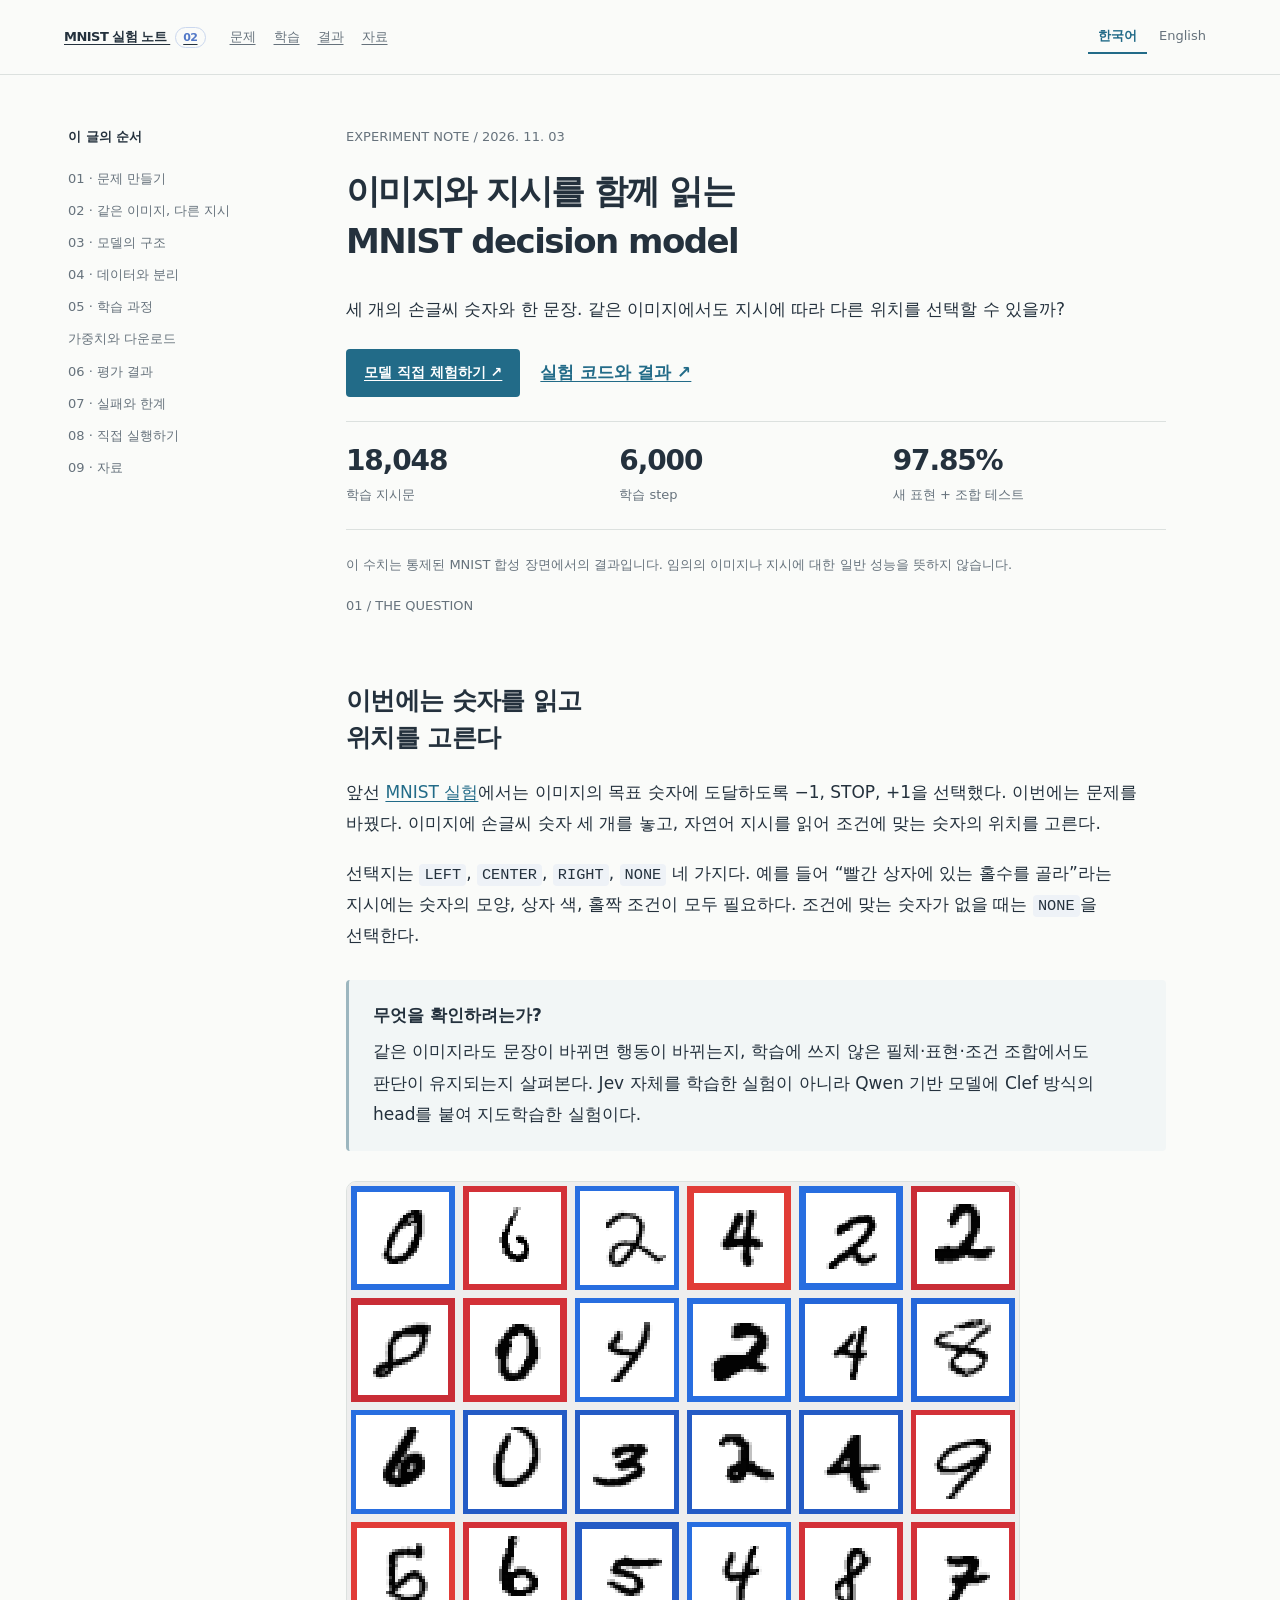
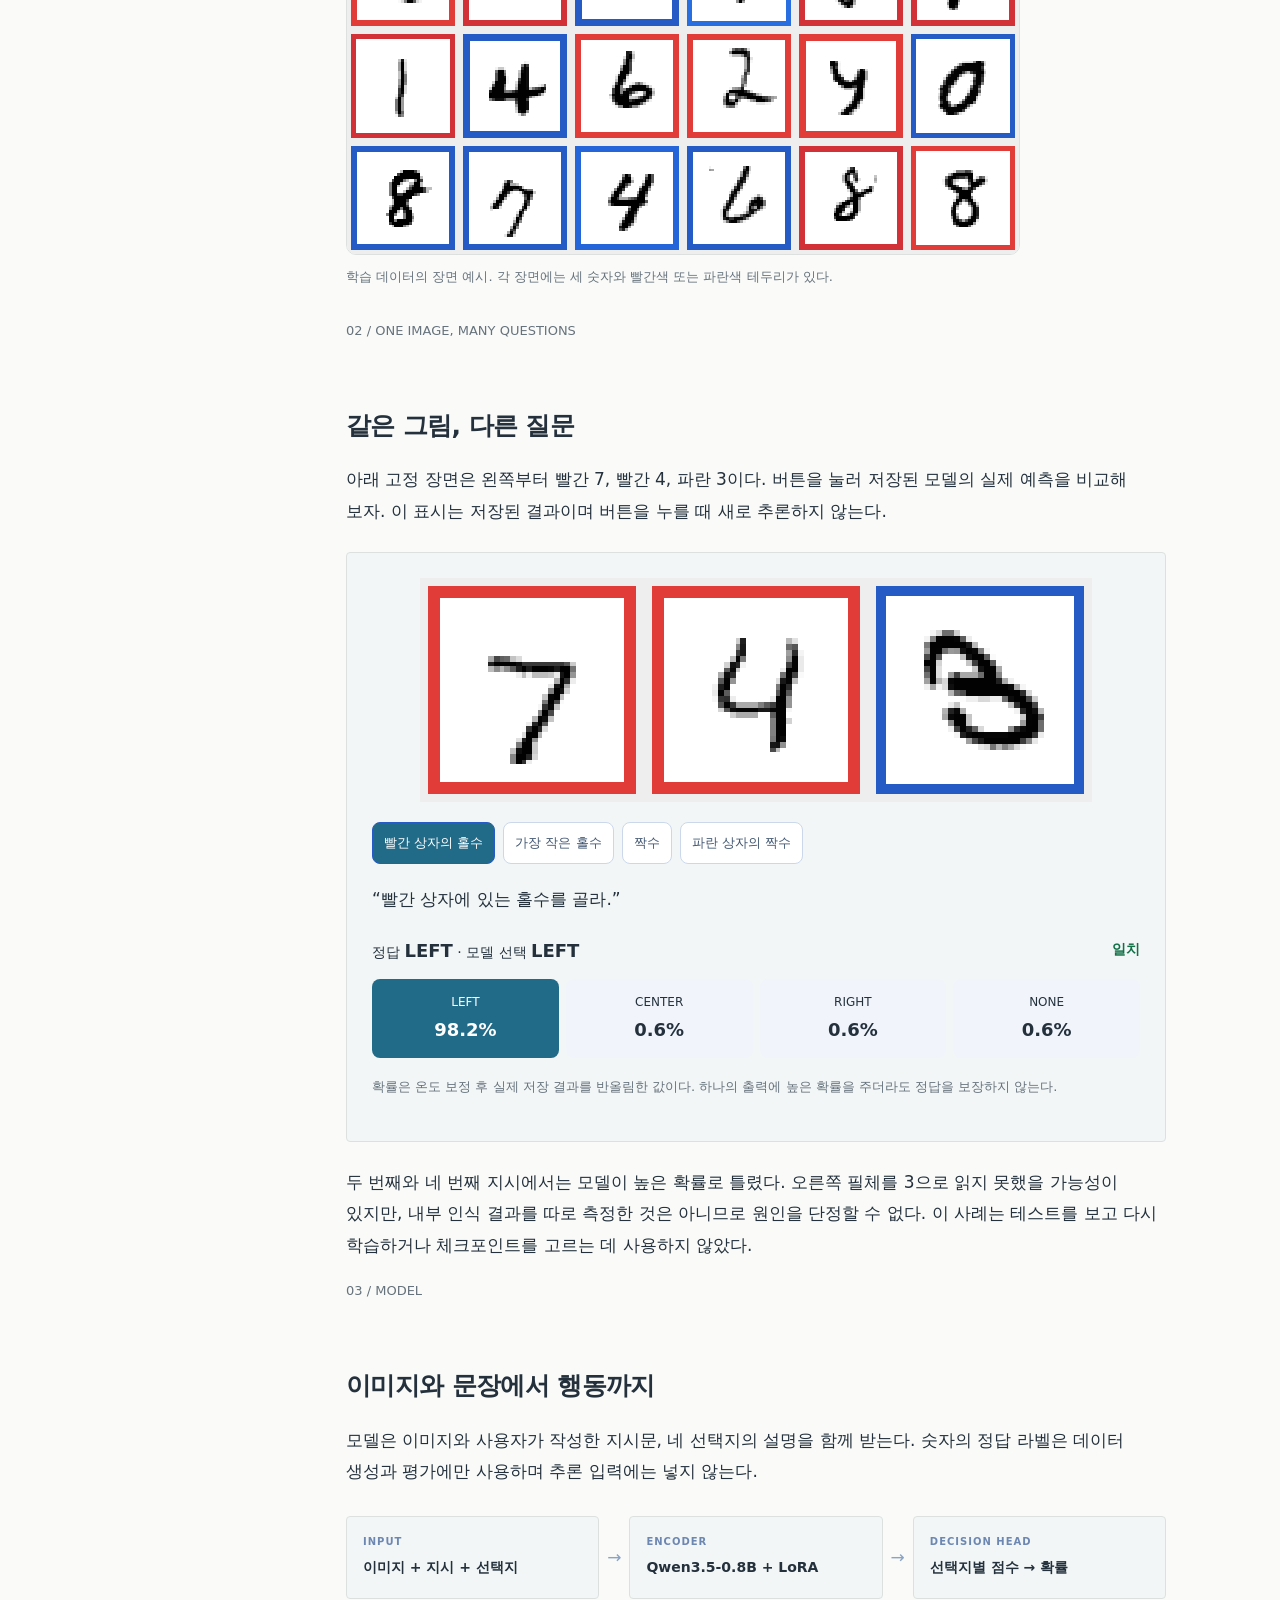
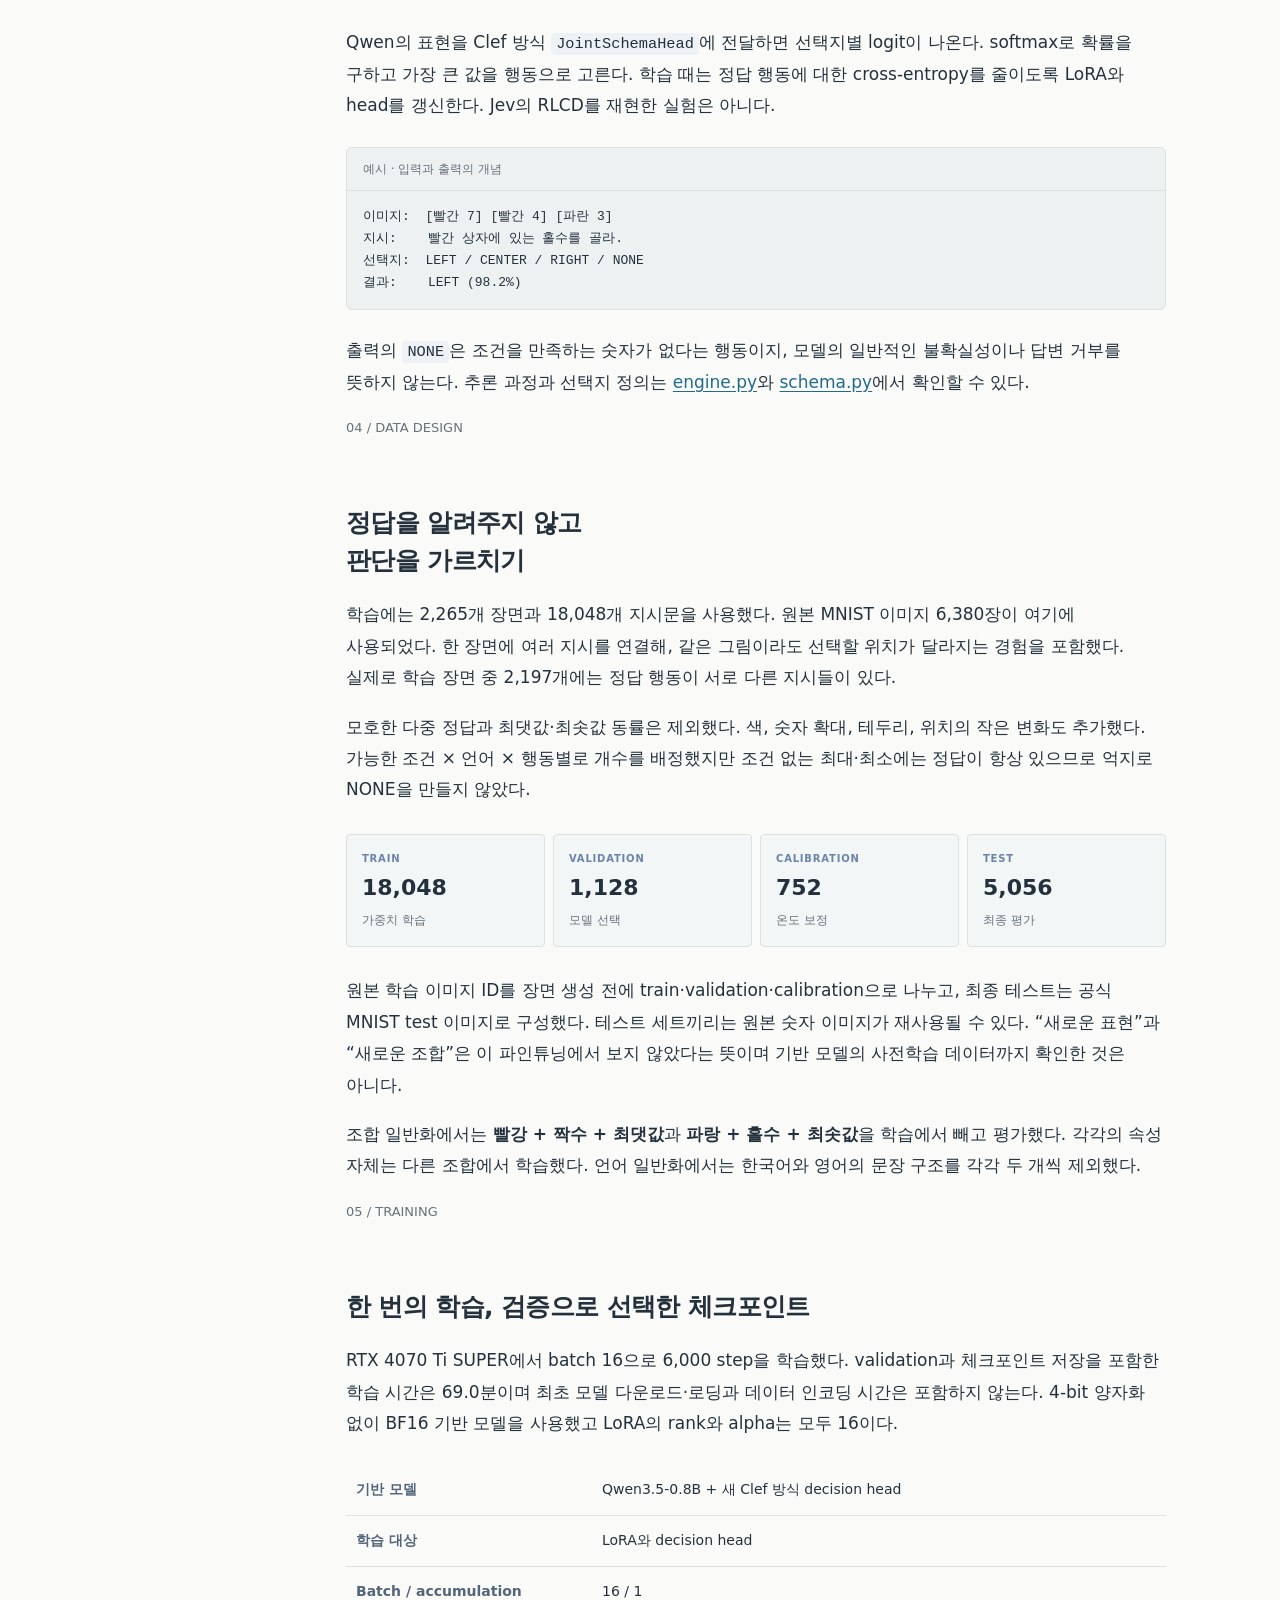
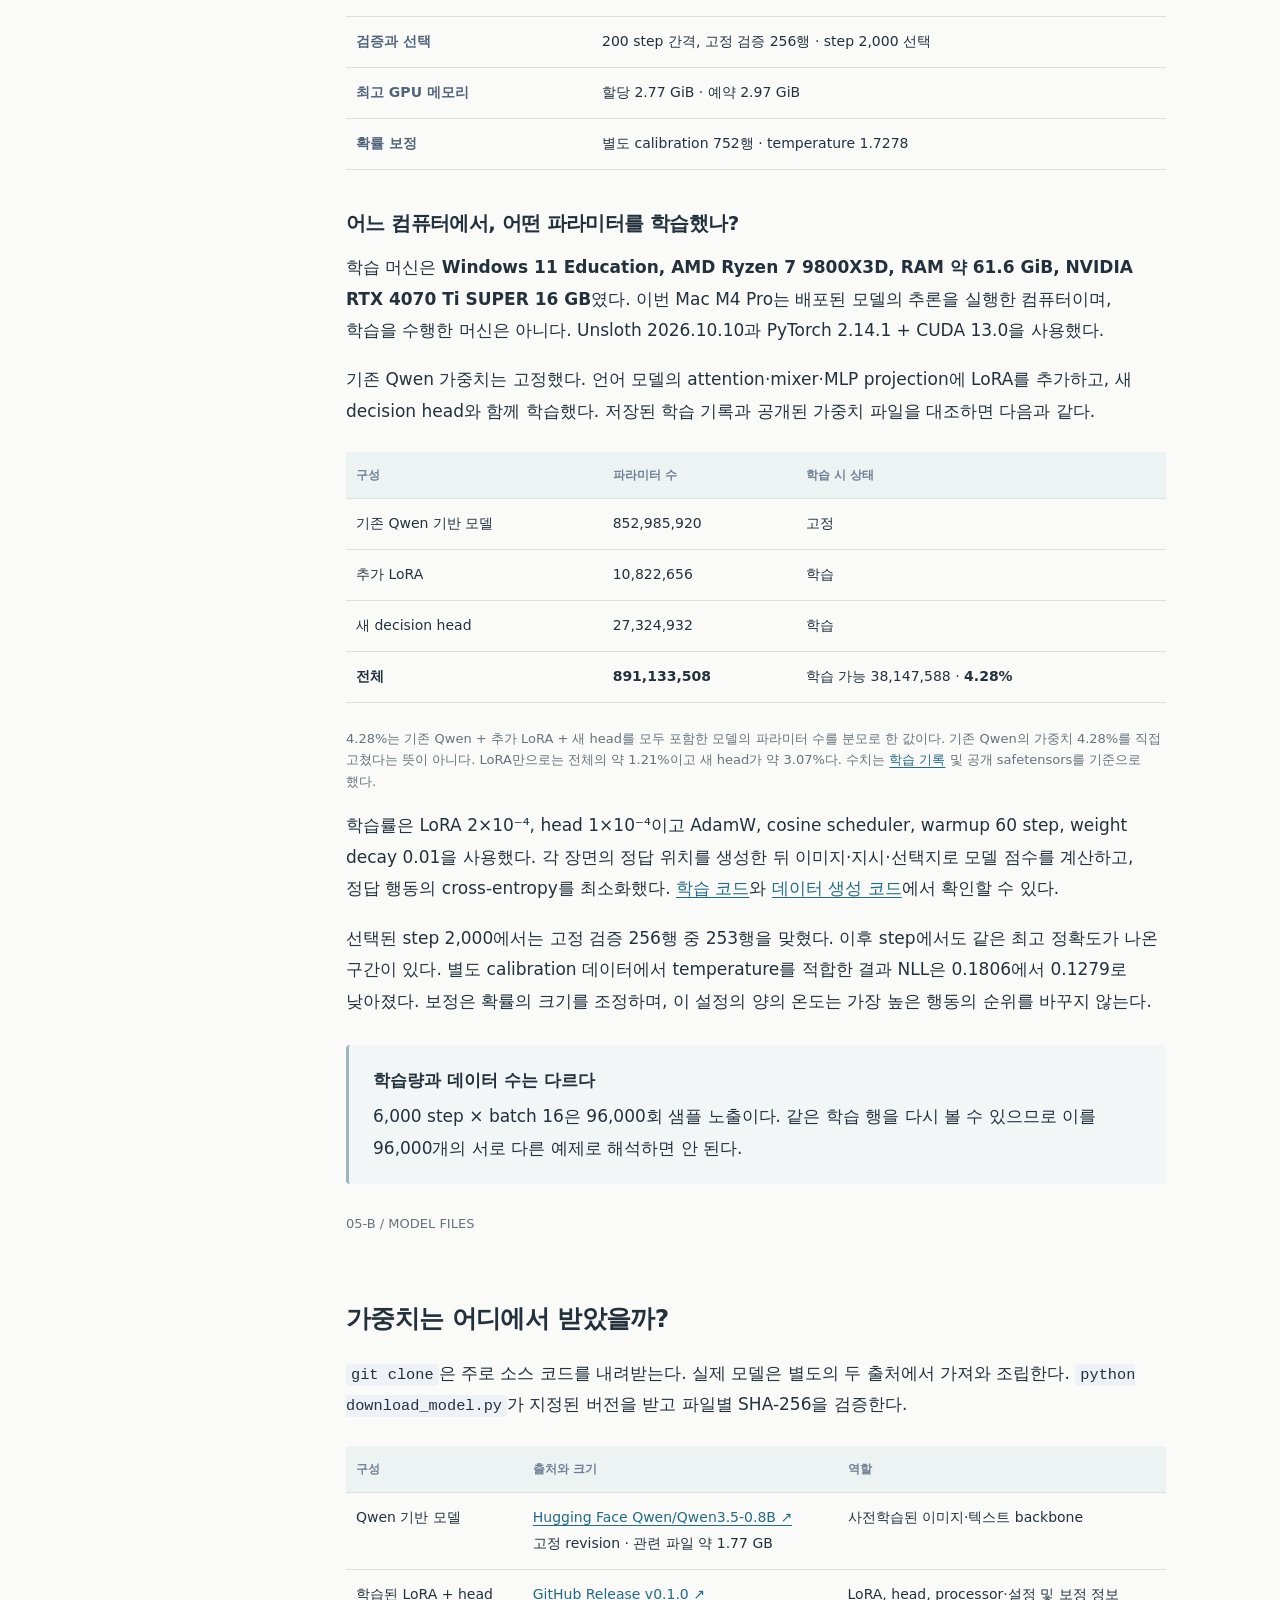
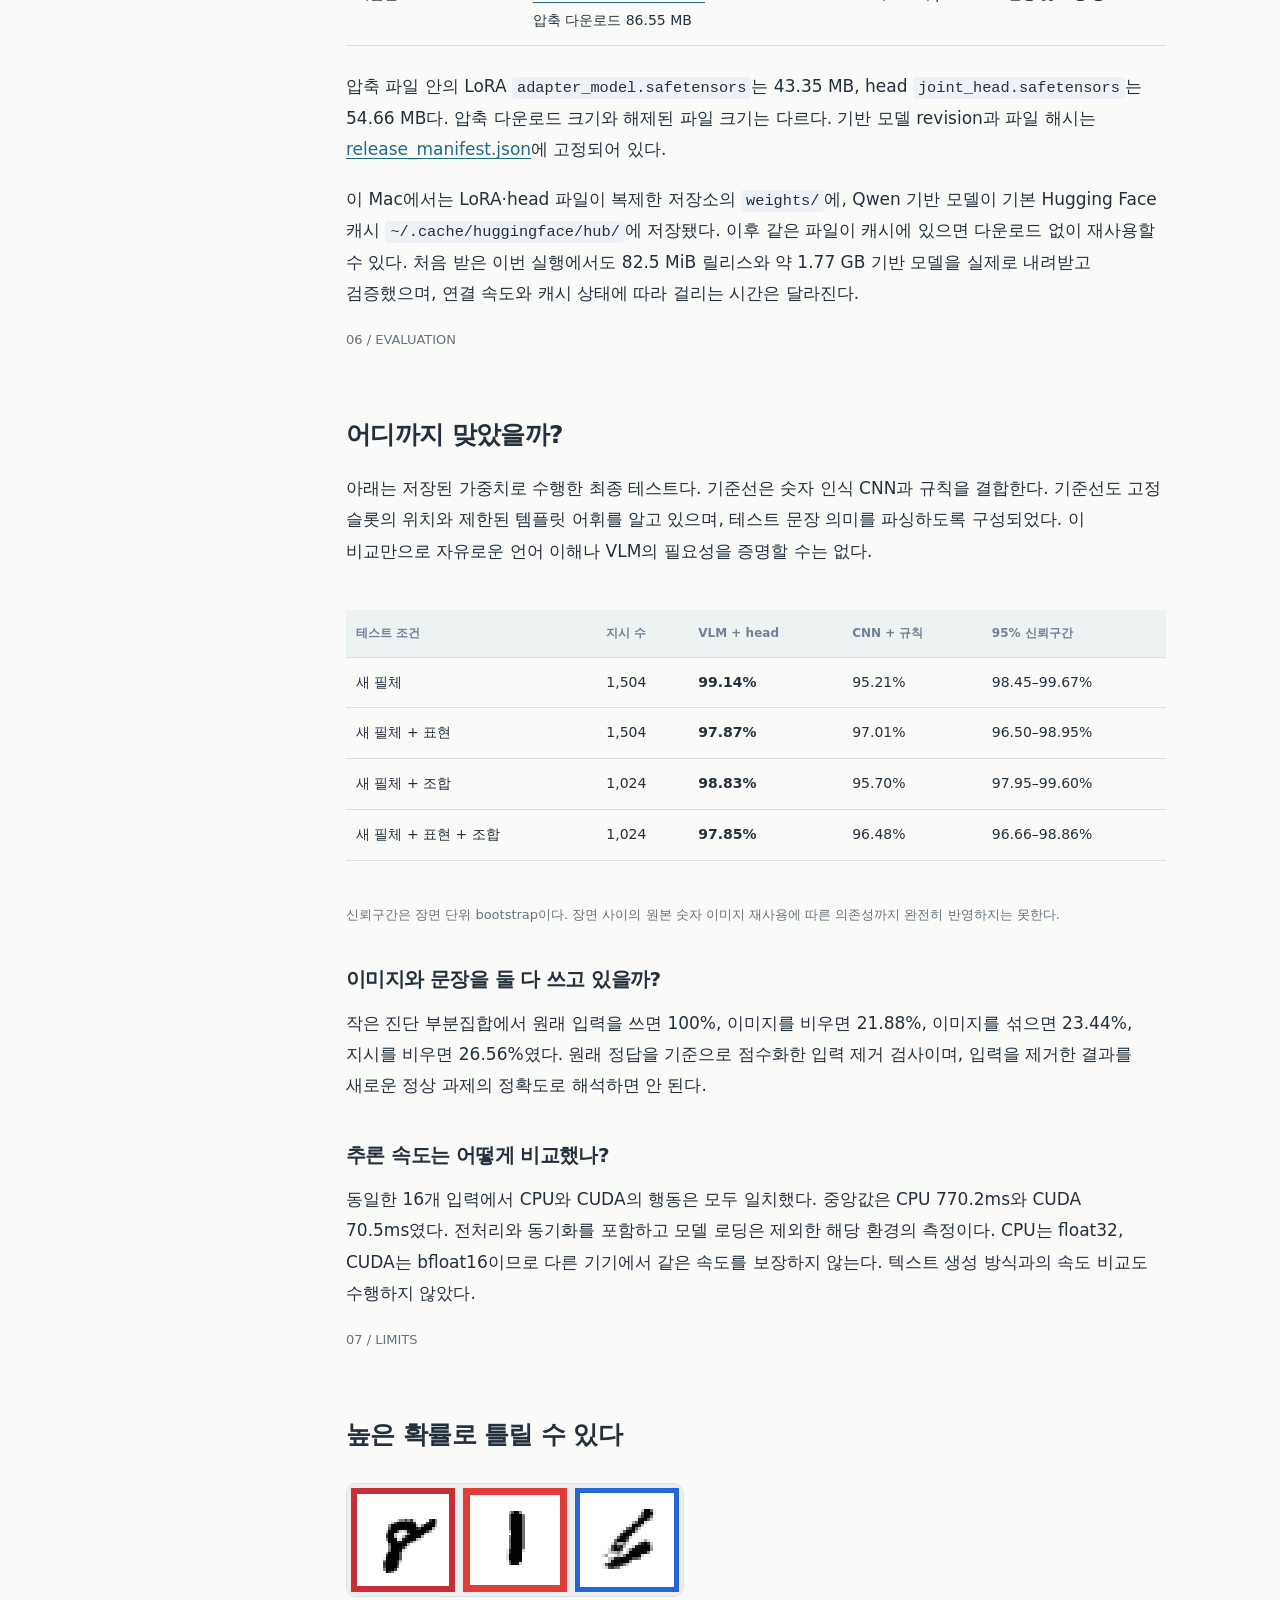
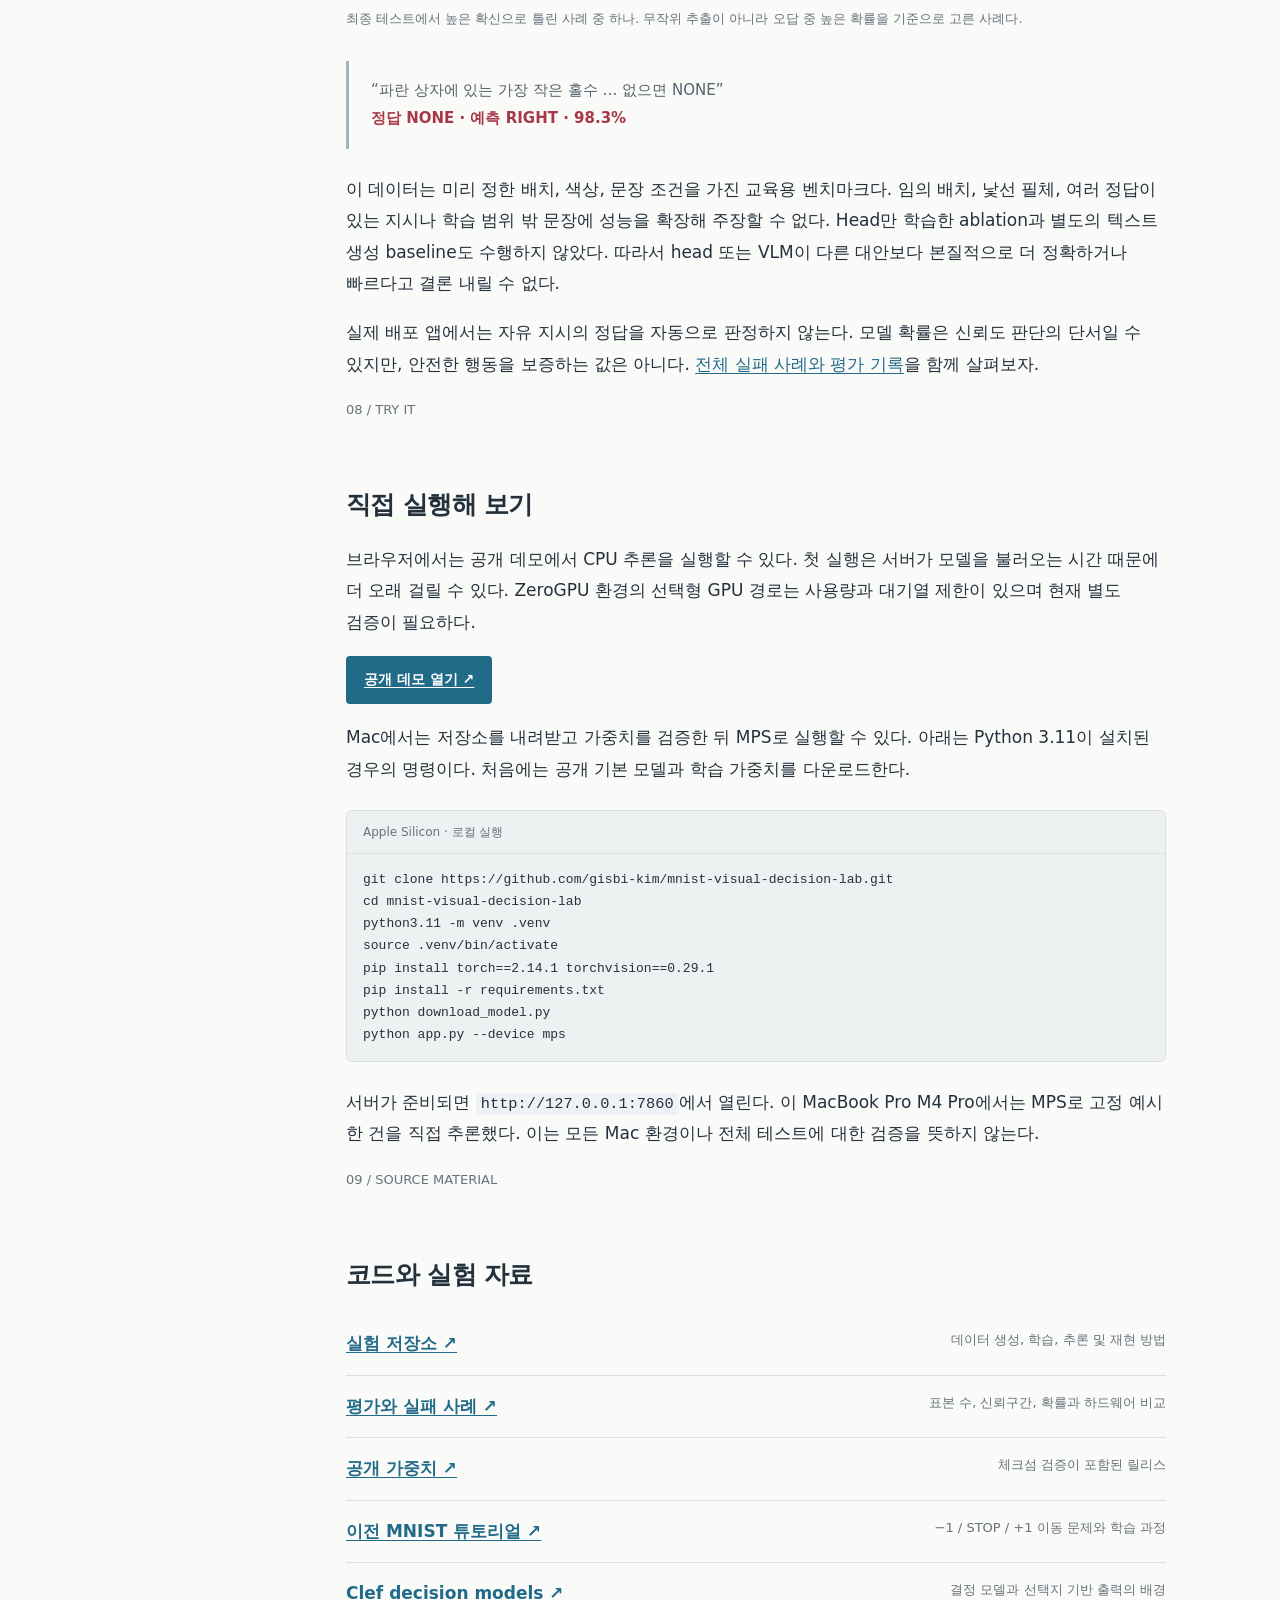
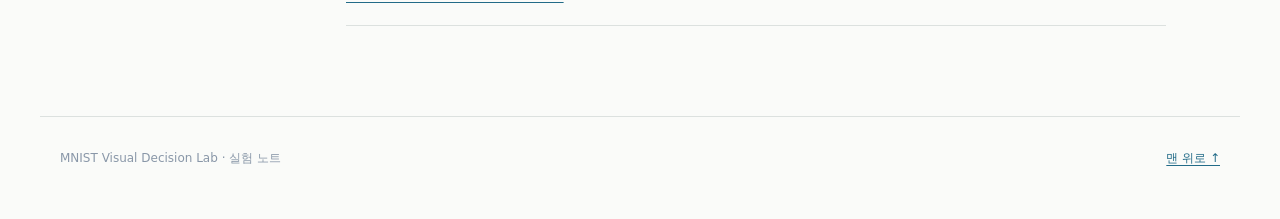
<file: index.html>
<!doctype html><html lang="ko"><head><meta charset="utf-8"><meta name="viewport" content="width=device-width,initial-scale=1"><meta name="description" content="세 개의 MNIST 숫자와 자연어 지시를 함께 읽는 decision model의 학습과 평가 기록"><title>이미지와 지시를 함께 읽는 MNIST decision model</title><link rel="stylesheet" href="style.css"><link rel="stylesheet" href="series-style.css"></head><body><header><a class="brand" href="#top">MNIST 실험 노트 <span>02</span></a><nav><a href="#problem">문제</a><a href="#training">학습</a><a href="#results">결과</a><a href="#sources">자료</a></nav><div class="lang-switch" role="group" aria-label="Language"><a href="index.html" aria-current="page">한국어</a><a href="index.en.html">English</a></div></header><main id="top"><div class="layout"><aside><p>이 글의 순서</p><a href="#problem">01 · 문제 만들기</a><a href="#example">02 · 같은 이미지, 다른 지시</a><a href="#model">03 · 모델의 구조</a><a href="#data">04 · 데이터와 분리</a><a href="#training">05 · 학습 과정</a><a href="#weights">가중치와 다운로드</a><a href="#results">06 · 평가 결과</a><a href="#failures">07 · 실패와 한계</a><a href="#run">08 · 직접 실행하기</a><a href="#sources">09 · 자료</a></aside><article><section class="hero"><p class="eyebrow">EXPERIMENT NOTE / 2026. 11. 03</p><h1>이미지와 지시를 함께 읽는<br><em>MNIST decision model</em></h1><p class="lead">세 개의 손글씨 숫자와 한 문장. 같은 이미지에서도 지시에 따라 다른 위치를 선택할 수 있을까?</p><div class="hero-links"><a class="primary" href="https://huggingface.co/spaces/giseopkim/mnist-visual-decision-lab">모델 직접 체험하기 ↗</a><a href="https://github.com/gisbi-kim/mnist-visual-decision-lab">실험 코드와 결과 ↗</a></div><div class="summary"><div><b>18,048</b><span>학습 지시문</span></div><div><b>6,000</b><span>학습 step</span></div><div><b>97.85%</b><span>새 표현 + 조합 테스트</span></div></div><p class="fine">이 수치는 통제된 MNIST 합성 장면에서의 결과입니다. 임의의 이미지나 지시에 대한 일반 성능을 뜻하지 않습니다.</p></section><section id="problem"><p class="section-label">01 / THE QUESTION</p><h2>이번에는 숫자를 읽고<br>위치를 고른다</h2><p>앞선 <a href="https://gisbi-kim.github.io/jev-mnist-tutorial/">MNIST 실험</a>에서는 이미지의 목표 숫자에 도달하도록 −1, STOP, +1을 선택했다. 이번에는 문제를 바꿨다. 이미지에 손글씨 숫자 세 개를 놓고, 자연어 지시를 읽어 조건에 맞는 숫자의 위치를 고른다.</p><p>선택지는 <code>LEFT</code>, <code>CENTER</code>, <code>RIGHT</code>, <code>NONE</code> 네 가지다. 예를 들어 “빨간 상자에 있는 홀수를 골라”라는 지시에는 숫자의 모양, 상자 색, 홀짝 조건이 모두 필요하다. 조건에 맞는 숫자가 없을 때는 <code>NONE</code>을 선택한다.</p><div class="callout"><strong>무엇을 확인하려는가?</strong><p>같은 이미지라도 문장이 바뀌면 행동이 바뀌는지, 학습에 쓰지 않은 필체·표현·조건 조합에서도 판단이 유지되는지 살펴본다. Jev 자체를 학습한 실험이 아니라 Qwen 기반 모델에 Clef 방식의 head를 붙여 지도학습한 실험이다.</p></div><figure><img src="assets/data-preview.png" alt="여러 MNIST 숫자와 색상 테두리로 구성한 학습 장면 예시"><figcaption>학습 데이터의 장면 예시. 각 장면에는 세 숫자와 빨간색 또는 파란색 테두리가 있다.</figcaption></figure></section><section id="example"><p class="section-label">02 / ONE IMAGE, MANY QUESTIONS</p><h2>같은 그림, 다른 질문</h2><p>아래 고정 장면은 왼쪽부터 빨간 7, 빨간 4, 파란 3이다. 버튼을 눌러 저장된 모델의 실제 예측을 비교해 보자. 이 표시는 저장된 결과이며 버튼을 누를 때 새로 추론하지 않는다.</p><div class="interactive"><img src="assets/canonical.png" alt="왼쪽 빨간 7, 가운데 빨간 4, 오른쪽 파란 3"><div class="choice-buttons" role="group" aria-label="지시 선택"><button data-example="0" class="active" aria-pressed="true">빨간 상자의 홀수</button><button data-example="1" aria-pressed="false">가장 작은 홀수</button><button data-example="2" aria-pressed="false">짝수</button><button data-example="3" aria-pressed="false">파란 상자의 짝수</button></div><div id="example-result" aria-live="polite"></div><div id="probabilities" class="probabilities"></div><p class="fine">확률은 온도 보정 후 실제 저장 결과를 반올림한 값이다. 하나의 출력에 높은 확률을 주더라도 정답을 보장하지 않는다.</p></div><p>두 번째와 네 번째 지시에서는 모델이 높은 확률로 틀렸다. 오른쪽 필체를 3으로 읽지 못했을 가능성이 있지만, 내부 인식 결과를 따로 측정한 것은 아니므로 원인을 단정할 수 없다. 이 사례는 테스트를 보고 다시 학습하거나 체크포인트를 고르는 데 사용하지 않았다.</p></section><section id="model"><p class="section-label">03 / MODEL</p><h2>이미지와 문장에서 행동까지</h2><p>모델은 이미지와 사용자가 작성한 지시문, 네 선택지의 설명을 함께 받는다. 숫자의 정답 라벨은 데이터 생성과 평가에만 사용하며 추론 입력에는 넣지 않는다.</p><div class="flow"><div><small>INPUT</small><b>이미지 + 지시 + 선택지</b></div><span>→</span><div><small>ENCODER</small><b>Qwen3.5-0.8B + LoRA</b></div><span>→</span><div><small>DECISION HEAD</small><b>선택지별 점수 → 확률</b></div></div><p>Qwen의 표현을 Clef 방식 <code>JointSchemaHead</code>에 전달하면 선택지별 logit이 나온다. softmax로 확률을 구하고 가장 큰 값을 행동으로 고른다. 학습 때는 정답 행동에 대한 cross-entropy를 줄이도록 LoRA와 head를 갱신한다. Jev의 RLCD를 재현한 실험은 아니다.</p><div class="code"><span>예시 · 입력과 출력의 개념</span><pre>이미지:  [빨간 7] [빨간 4] [파란 3]
지시:    빨간 상자에 있는 홀수를 골라.
선택지:  LEFT / CENTER / RIGHT / NONE
결과:    LEFT (98.2%)</pre></div><p>출력의 <code>NONE</code>은 조건을 만족하는 숫자가 없다는 행동이지, 모델의 일반적인 불확실성이나 답변 거부를 뜻하지 않는다. 추론 과정과 선택지 정의는 <a href="https://github.com/gisbi-kim/mnist-visual-decision-lab/blob/main/engine.py">engine.py</a>와 <a href="https://github.com/gisbi-kim/mnist-visual-decision-lab/blob/main/schema.py">schema.py</a>에서 확인할 수 있다.</p></section><section id="data"><p class="section-label">04 / DATA DESIGN</p><h2>정답을 알려주지 않고<br>판단을 가르치기</h2><p>학습에는 2,265개 장면과 18,048개 지시문을 사용했다. 원본 MNIST 이미지 6,380장이 여기에 사용되었다. 한 장면에 여러 지시를 연결해, 같은 그림이라도 선택할 위치가 달라지는 경험을 포함했다. 실제로 학습 장면 중 2,197개에는 정답 행동이 서로 다른 지시들이 있다.</p><p>모호한 다중 정답과 최댓값·최솟값 동률은 제외했다. 색, 숫자 확대, 테두리, 위치의 작은 변화도 추가했다. 가능한 조건 × 언어 × 행동별로 개수를 배정했지만 조건 없는 최대·최소에는 정답이 항상 있으므로 억지로 NONE을 만들지 않았다.</p><div class="split-grid"><div><b>TRAIN</b><strong>18,048</strong><span>가중치 학습</span></div><div><b>VALIDATION</b><strong>1,128</strong><span>모델 선택</span></div><div><b>CALIBRATION</b><strong>752</strong><span>온도 보정</span></div><div><b>TEST</b><strong>5,056</strong><span>최종 평가</span></div></div><p>원본 학습 이미지 ID를 장면 생성 전에 train·validation·calibration으로 나누고, 최종 테스트는 공식 MNIST test 이미지로 구성했다. 테스트 세트끼리는 원본 숫자 이미지가 재사용될 수 있다. “새로운 표현”과 “새로운 조합”은 이 파인튜닝에서 보지 않았다는 뜻이며 기반 모델의 사전학습 데이터까지 확인한 것은 아니다.</p><p>조합 일반화에서는 <strong>빨강 + 짝수 + 최댓값</strong>과 <strong>파랑 + 홀수 + 최솟값</strong>을 학습에서 빼고 평가했다. 각각의 속성 자체는 다른 조합에서 학습했다. 언어 일반화에서는 한국어와 영어의 문장 구조를 각각 두 개씩 제외했다.</p></section><section id="training"><p class="section-label">05 / TRAINING</p><h2>한 번의 학습, 검증으로 선택한 체크포인트</h2><p>RTX 4070 Ti SUPER에서 batch 16으로 6,000 step을 학습했다. validation과 체크포인트 저장을 포함한 학습 시간은 69.0분이며 최초 모델 다운로드·로딩과 데이터 인코딩 시간은 포함하지 않는다. 4-bit 양자화 없이 BF16 기반 모델을 사용했고 LoRA의 rank와 alpha는 모두 16이다.</p><table><tbody><tr><th>기반 모델</th><td>Qwen3.5-0.8B + 새 Clef 방식 decision head</td></tr><tr><th>학습 대상</th><td>LoRA와 decision head</td></tr><tr><th>Batch / accumulation</th><td>16 / 1</td></tr><tr><th>검증과 선택</th><td>200 step 간격, 고정 검증 256행 · step 2,000 선택</td></tr><tr><th>최고 GPU 메모리</th><td>할당 2.77 GiB · 예약 2.97 GiB</td></tr><tr><th>확률 보정</th><td>별도 calibration 752행 · temperature 1.7278</td></tr></tbody></table><h3>어느 컴퓨터에서, 어떤 파라미터를 학습했나?</h3><p>학습 머신은 <strong>Windows 11 Education, AMD Ryzen 7 9800X3D, RAM 약 61.6 GiB, NVIDIA RTX 4070 Ti SUPER 16 GB</strong>였다. 이번 Mac M4 Pro는 배포된 모델의 추론을 실행한 컴퓨터이며, 학습을 수행한 머신은 아니다. Unsloth 2026.10.10과 PyTorch 2.14.1 + CUDA 13.0을 사용했다.</p><p>기존 Qwen 가중치는 고정했다. 언어 모델의 attention·mixer·MLP projection에 LoRA를 추가하고, 새 decision head와 함께 학습했다. 저장된 학습 기록과 공개된 가중치 파일을 대조하면 다음과 같다.</p><table><thead><tr><th>구성</th><th>파라미터 수</th><th>학습 시 상태</th></tr></thead><tbody><tr><td>기존 Qwen 기반 모델</td><td>852,985,920</td><td>고정</td></tr><tr><td>추가 LoRA</td><td>10,822,656</td><td>학습</td></tr><tr><td>새 decision head</td><td>27,324,932</td><td>학습</td></tr><tr><td><strong>전체</strong></td><td><strong>891,133,508</strong></td><td>학습 가능 38,147,588 · <strong>4.28%</strong></td></tr></tbody></table><p class="fine">4.28%는 기존 Qwen + 추가 LoRA + 새 head를 모두 포함한 모델의 파라미터 수를 분모로 한 값이다. 기존 Qwen의 가중치 4.28%를 직접 고쳤다는 뜻이 아니다. LoRA만으로는 전체의 약 1.21%이고 새 head가 약 3.07%다. 수치는 <a href="https://github.com/gisbi-kim/mnist-visual-decision-lab/blob/main/results/training-summary.json">학습 기록</a> 및 공개 safetensors를 기준으로 했다.</p><p>학습률은 LoRA 2×10⁻⁴, head 1×10⁻⁴이고 AdamW, cosine scheduler, warmup 60 step, weight decay 0.01을 사용했다. 각 장면의 정답 위치를 생성한 뒤 이미지·지시·선택지로 모델 점수를 계산하고, 정답 행동의 cross-entropy를 최소화했다. <a href="https://github.com/gisbi-kim/mnist-visual-decision-lab/blob/main/train.py">학습 코드</a>와 <a href="https://github.com/gisbi-kim/mnist-visual-decision-lab/blob/main/prepare_data.py">데이터 생성 코드</a>에서 확인할 수 있다.</p><p>선택된 step 2,000에서는 고정 검증 256행 중 253행을 맞혔다. 이후 step에서도 같은 최고 정확도가 나온 구간이 있다. 별도 calibration 데이터에서 temperature를 적합한 결과 NLL은 0.1806에서 0.1279로 낮아졌다. 보정은 확률의 크기를 조정하며, 이 설정의 양의 온도는 가장 높은 행동의 순위를 바꾸지 않는다.</p><div class="callout"><strong>학습량과 데이터 수는 다르다</strong><p>6,000 step × batch 16은 96,000회 샘플 노출이다. 같은 학습 행을 다시 볼 수 있으므로 이를 96,000개의 서로 다른 예제로 해석하면 안 된다.</p></div></section><section id="weights"><p class="section-label">05-B / MODEL FILES</p><h2>가중치는 어디에서 받았을까?</h2><p><code>git clone</code>은 주로 소스 코드를 내려받는다. 실제 모델은 별도의 두 출처에서 가져와 조립한다. <code>python download_model.py</code>가 지정된 버전을 받고 파일별 SHA-256을 검증한다.</p><table><thead><tr><th>구성</th><th>출처와 크기</th><th>역할</th></tr></thead><tbody><tr><td>Qwen 기반 모델</td><td><a href="https://huggingface.co/Qwen/Qwen3.5-0.8B/tree/2fc06364715b967f1860aea9cf38778875588b17">Hugging Face Qwen/Qwen3.5-0.8B ↗</a><br>고정 revision · 관련 파일 약 1.77 GB</td><td>사전학습된 이미지·텍스트 backbone</td></tr><tr><td>학습된 LoRA + head</td><td><a href="https://github.com/gisbi-kim/mnist-visual-decision-lab/releases/tag/v0.1.0">GitHub Release v0.1.0 ↗</a><br>압축 다운로드 86.55 MB</td><td>LoRA, head, processor·설정 및 보정 정보</td></tr></tbody></table><p>압축 파일 안의 LoRA <code>adapter_model.safetensors</code>는 43.35 MB, head <code>joint_head.safetensors</code>는 54.66 MB다. 압축 다운로드 크기와 해제된 파일 크기는 다르다. 기반 모델 revision과 파일 해시는 <a href="https://github.com/gisbi-kim/mnist-visual-decision-lab/blob/main/release_manifest.json">release_manifest.json</a>에 고정되어 있다.</p><p>이 Mac에서는 LoRA·head 파일이 복제한 저장소의 <code>weights/</code>에, Qwen 기반 모델이 기본 Hugging Face 캐시 <code>~/.cache/huggingface/hub/</code>에 저장됐다. 이후 같은 파일이 캐시에 있으면 다운로드 없이 재사용할 수 있다. 처음 받은 이번 실행에서도 82.5 MiB 릴리스와 약 1.77 GB 기반 모델을 실제로 내려받고 검증했으며, 연결 속도와 캐시 상태에 따라 걸리는 시간은 달라진다.</p></section><section id="results"><p class="section-label">06 / EVALUATION</p><h2>어디까지 맞았을까?</h2><p>아래는 저장된 가중치로 수행한 최종 테스트다. 기준선은 숫자 인식 CNN과 규칙을 결합한다. 기준선도 고정 슬롯의 위치와 제한된 템플릿 어휘를 알고 있으며, 테스트 문장 의미를 파싱하도록 구성되었다. 이 비교만으로 자유로운 언어 이해나 VLM의 필요성을 증명할 수는 없다.</p><div class="table-wrap"><table><thead><tr><th>테스트 조건</th><th>지시 수</th><th>VLM + head</th><th>CNN + 규칙</th><th>95% 신뢰구간</th></tr></thead><tbody><tr><td>새 필체</td><td>1,504</td><td><strong>99.14%</strong></td><td>95.21%</td><td>98.45–99.67%</td></tr><tr><td>새 필체 + 표현</td><td>1,504</td><td><strong>97.87%</strong></td><td>97.01%</td><td>96.50–98.95%</td></tr><tr><td>새 필체 + 조합</td><td>1,024</td><td><strong>98.83%</strong></td><td>95.70%</td><td>97.95–99.60%</td></tr><tr><td>새 필체 + 표현 + 조합</td><td>1,024</td><td><strong>97.85%</strong></td><td>96.48%</td><td>96.66–98.86%</td></tr></tbody></table></div><p class="fine">신뢰구간은 장면 단위 bootstrap이다. 장면 사이의 원본 숫자 이미지 재사용에 따른 의존성까지 완전히 반영하지는 못한다.</p><h3>이미지와 문장을 둘 다 쓰고 있을까?</h3><p>작은 진단 부분집합에서 원래 입력을 쓰면 100%, 이미지를 비우면 21.88%, 이미지를 섞으면 23.44%, 지시를 비우면 26.56%였다. 원래 정답을 기준으로 점수화한 입력 제거 검사이며, 입력을 제거한 결과를 새로운 정상 과제의 정확도로 해석하면 안 된다.</p><h3>추론 속도는 어떻게 비교했나?</h3><p>동일한 16개 입력에서 CPU와 CUDA의 행동은 모두 일치했다. 중앙값은 CPU 770.2ms와 CUDA 70.5ms였다. 전처리와 동기화를 포함하고 모델 로딩은 제외한 해당 환경의 측정이다. CPU는 float32, CUDA는 bfloat16이므로 다른 기기에서 같은 속도를 보장하지 않는다. 텍스트 생성 방식과의 속도 비교도 수행하지 않았다.</p></section><section id="failures"><p class="section-label">07 / LIMITS</p><h2>높은 확률로 틀릴 수 있다</h2><figure><img src="assets/test_combined-00055.png" alt="test combined 00055 실패 사례의 숫자 세 개"><figcaption>최종 테스트에서 높은 확신으로 틀린 사례 중 하나. 무작위 추출이 아니라 오답 중 높은 확률을 기준으로 고른 사례다.</figcaption></figure><blockquote>“파란 상자에 있는 가장 작은 홀수 … 없으면 NONE”<br><b>정답 NONE · 예측 RIGHT · 98.3%</b></blockquote><p>이 데이터는 미리 정한 배치, 색상, 문장 조건을 가진 교육용 벤치마크다. 임의 배치, 낯선 필체, 여러 정답이 있는 지시나 학습 범위 밖 문장에 성능을 확장해 주장할 수 없다. Head만 학습한 ablation과 별도의 텍스트 생성 baseline도 수행하지 않았다. 따라서 head 또는 VLM이 다른 대안보다 본질적으로 더 정확하거나 빠르다고 결론 내릴 수 없다.</p><p>실제 배포 앱에서는 자유 지시의 정답을 자동으로 판정하지 않는다. 모델 확률은 신뢰도 판단의 단서일 수 있지만, 안전한 행동을 보증하는 값은 아니다. <a href="https://github.com/gisbi-kim/mnist-visual-decision-lab/blob/main/RESULTS.md">전체 실패 사례와 평가 기록</a>을 함께 살펴보자.</p></section><section id="run"><p class="section-label">08 / TRY IT</p><h2>직접 실행해 보기</h2><p>브라우저에서는 공개 데모에서 CPU 추론을 실행할 수 있다. 첫 실행은 서버가 모델을 불러오는 시간 때문에 더 오래 걸릴 수 있다. ZeroGPU 환경의 선택형 GPU 경로는 사용량과 대기열 제한이 있으며 현재 별도 검증이 필요하다.</p><p><a class="primary" href="https://huggingface.co/spaces/giseopkim/mnist-visual-decision-lab">공개 데모 열기 ↗</a></p><p>Mac에서는 저장소를 내려받고 가중치를 검증한 뒤 MPS로 실행할 수 있다. 아래는 Python 3.11이 설치된 경우의 명령이다. 처음에는 공개 기본 모델과 학습 가중치를 다운로드한다.</p><div class="code"><span>Apple Silicon · 로컬 실행</span><pre>git clone https://github.com/gisbi-kim/mnist-visual-decision-lab.git
cd mnist-visual-decision-lab
python3.11 -m venv .venv
source .venv/bin/activate
pip install torch==2.14.1 torchvision==0.29.1
pip install -r requirements.txt
python download_model.py
python app.py --device mps</pre></div><p>서버가 준비되면 <code>http://127.0.0.1:7860</code>에서 열린다. 이 MacBook Pro M4 Pro에서는 MPS로 고정 예시 한 건을 직접 추론했다. 이는 모든 Mac 환경이나 전체 테스트에 대한 검증을 뜻하지 않는다.</p></section><section id="sources"><p class="section-label">09 / SOURCE MATERIAL</p><h2>코드와 실험 자료</h2><ul class="sources"><li><a href="https://github.com/gisbi-kim/mnist-visual-decision-lab">실험 저장소 ↗</a><span>데이터 생성, 학습, 추론 및 재현 방법</span></li><li><a href="https://github.com/gisbi-kim/mnist-visual-decision-lab/blob/main/RESULTS.md">평가와 실패 사례 ↗</a><span>표본 수, 신뢰구간, 확률과 하드웨어 비교</span></li><li><a href="https://github.com/gisbi-kim/mnist-visual-decision-lab/releases/tag/v0.1.0">공개 가중치 ↗</a><span>체크섬 검증이 포함된 릴리스</span></li><li><a href="https://gisbi-kim.github.io/jev-mnist-tutorial/">이전 MNIST 튜토리얼 ↗</a><span>−1 / STOP / +1 이동 문제와 학습 과정</span></li><li><a href="https://blog.cloudflare.com/clef-decision-models/">Clef decision models ↗</a><span>결정 모델과 선택지 기반 출력의 배경</span></li></ul></section></article></div></main><footer><span>MNIST Visual Decision Lab · 실험 노트</span><a href="#top">맨 위로 ↑</a></footer><script src="app.js"></script></body></html>
</file>
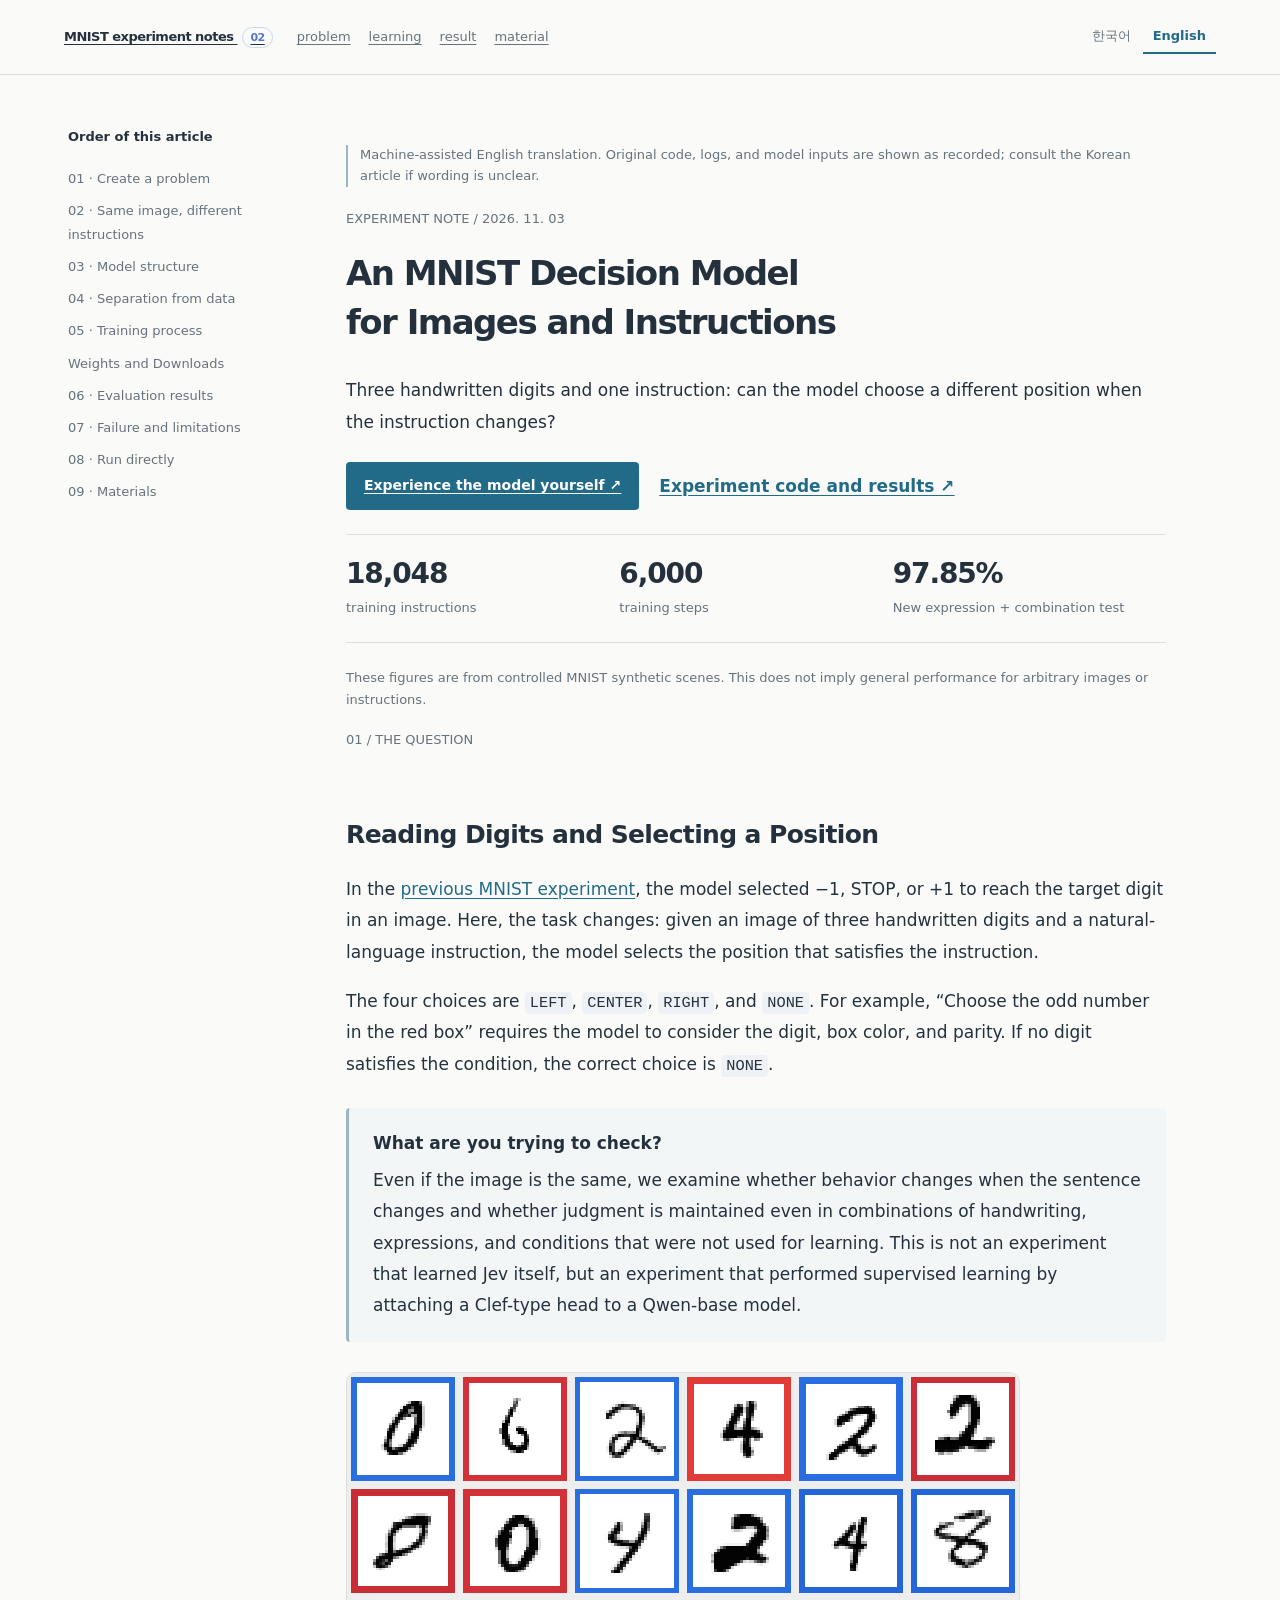
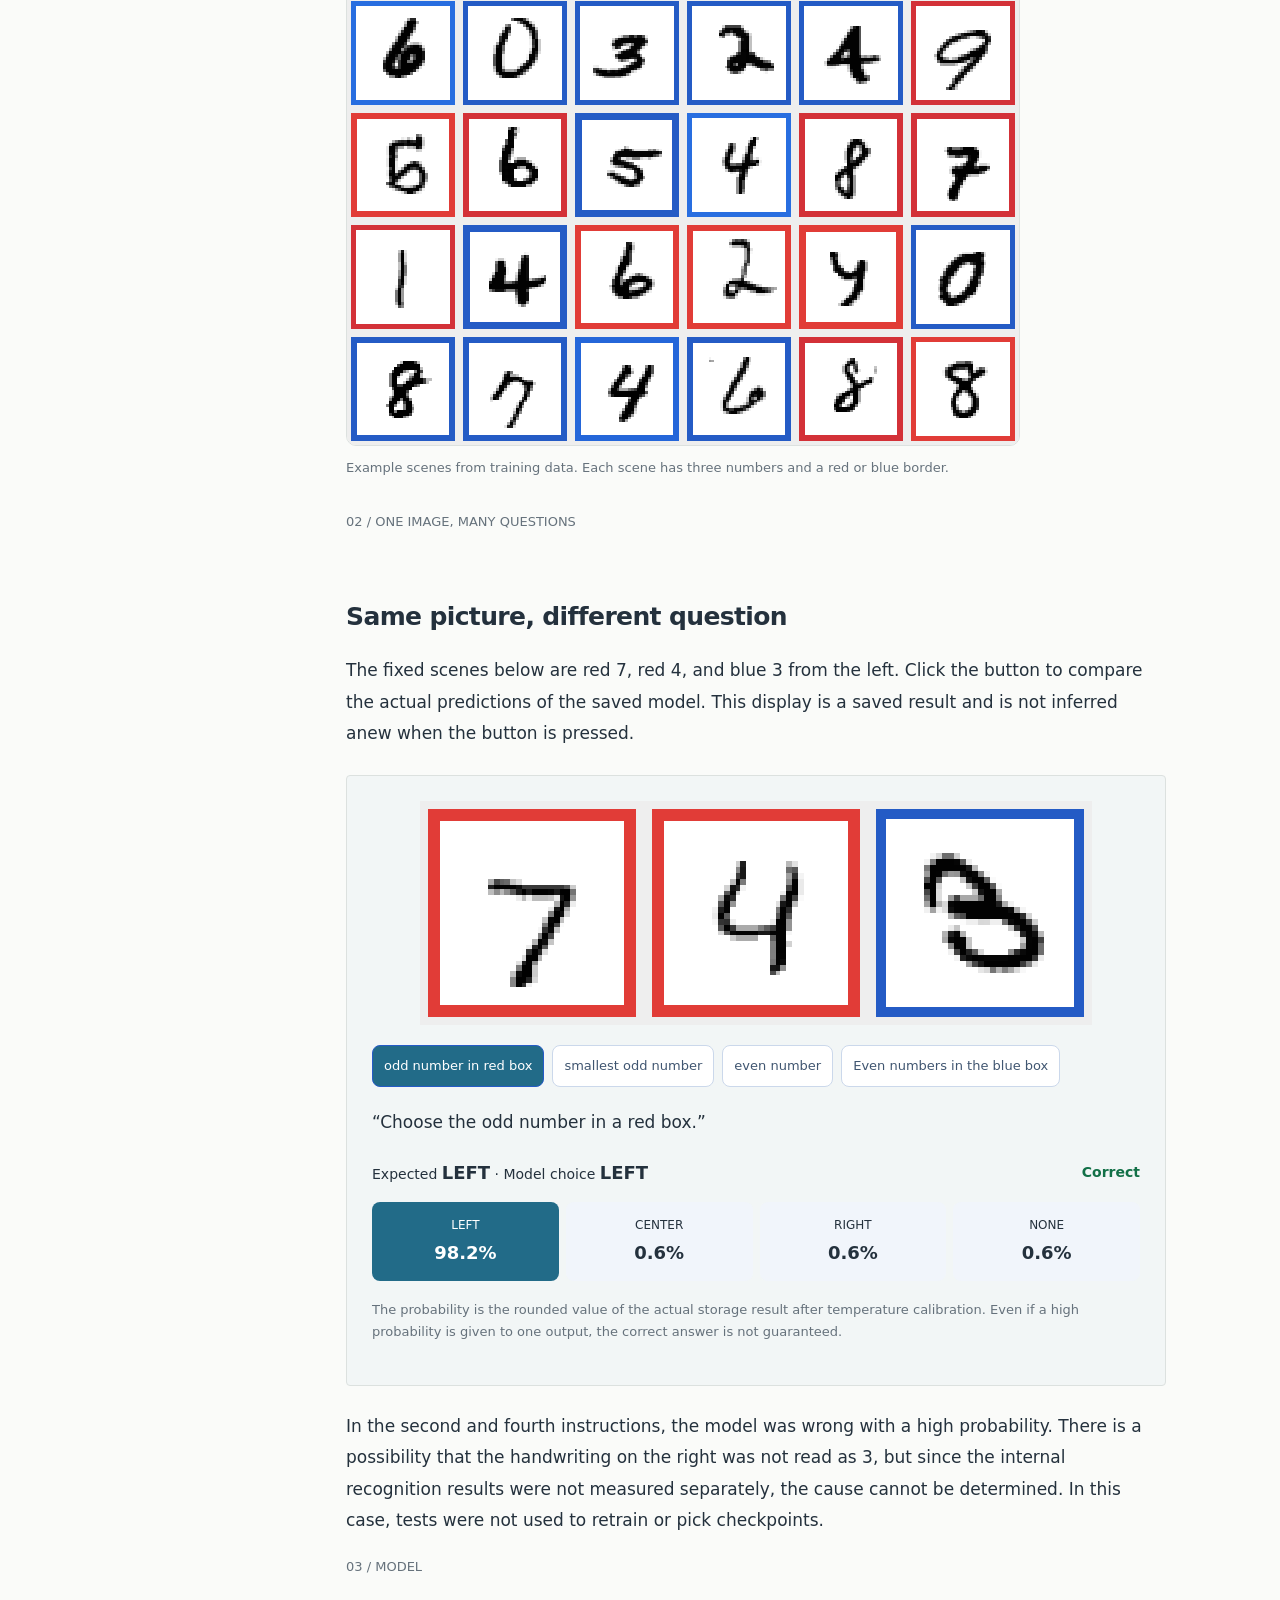
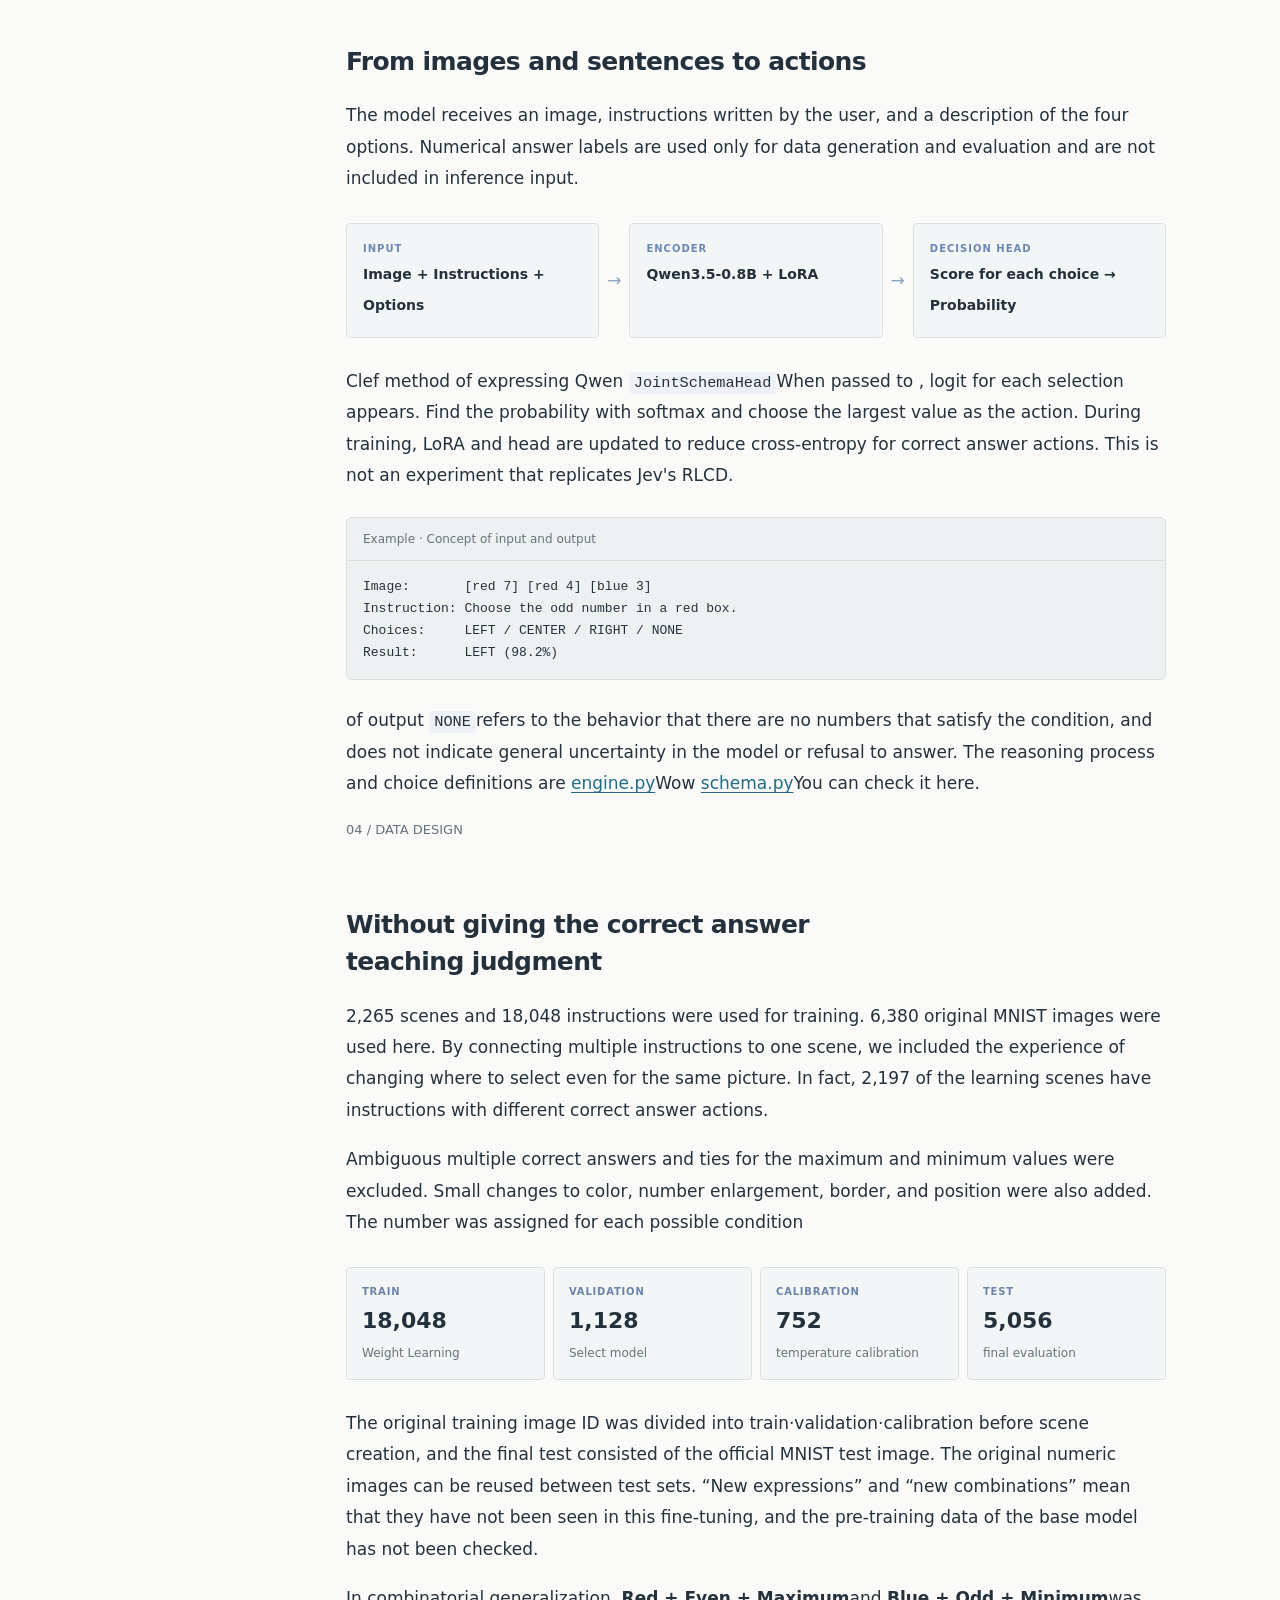
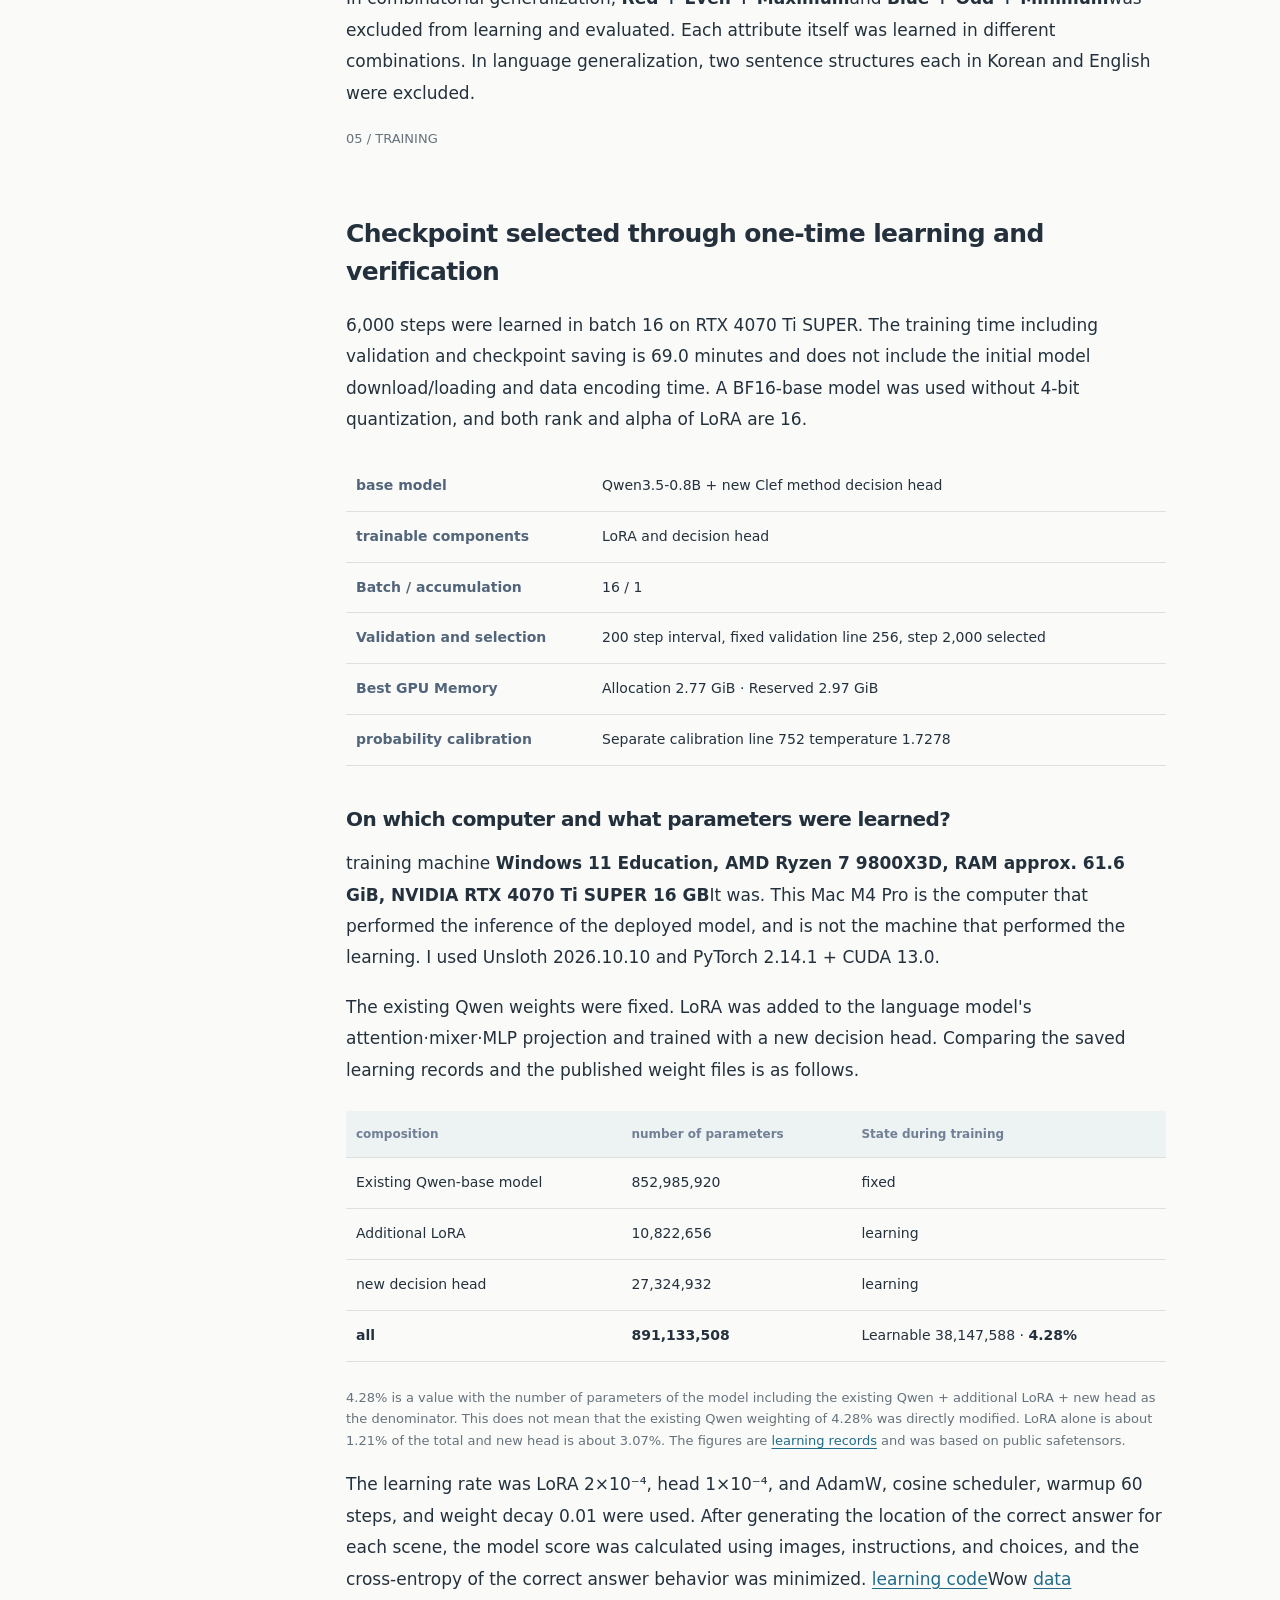
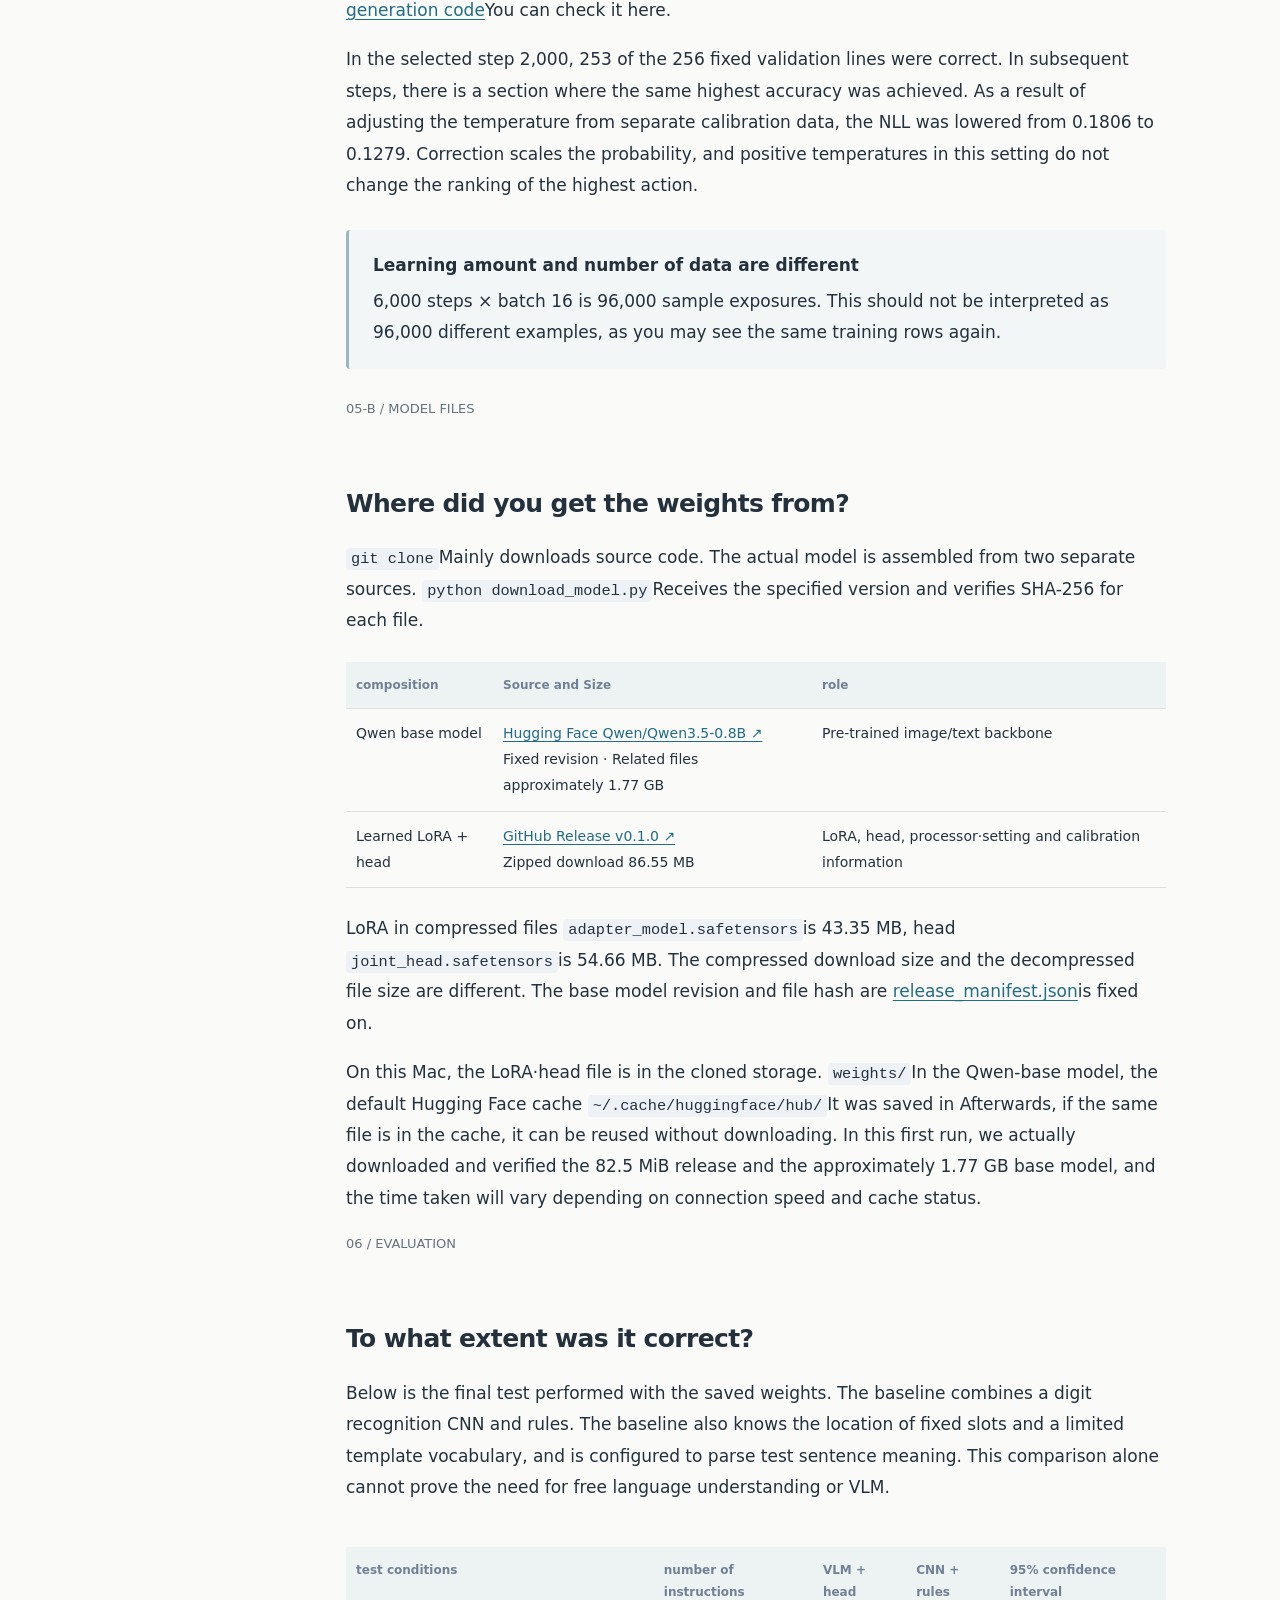
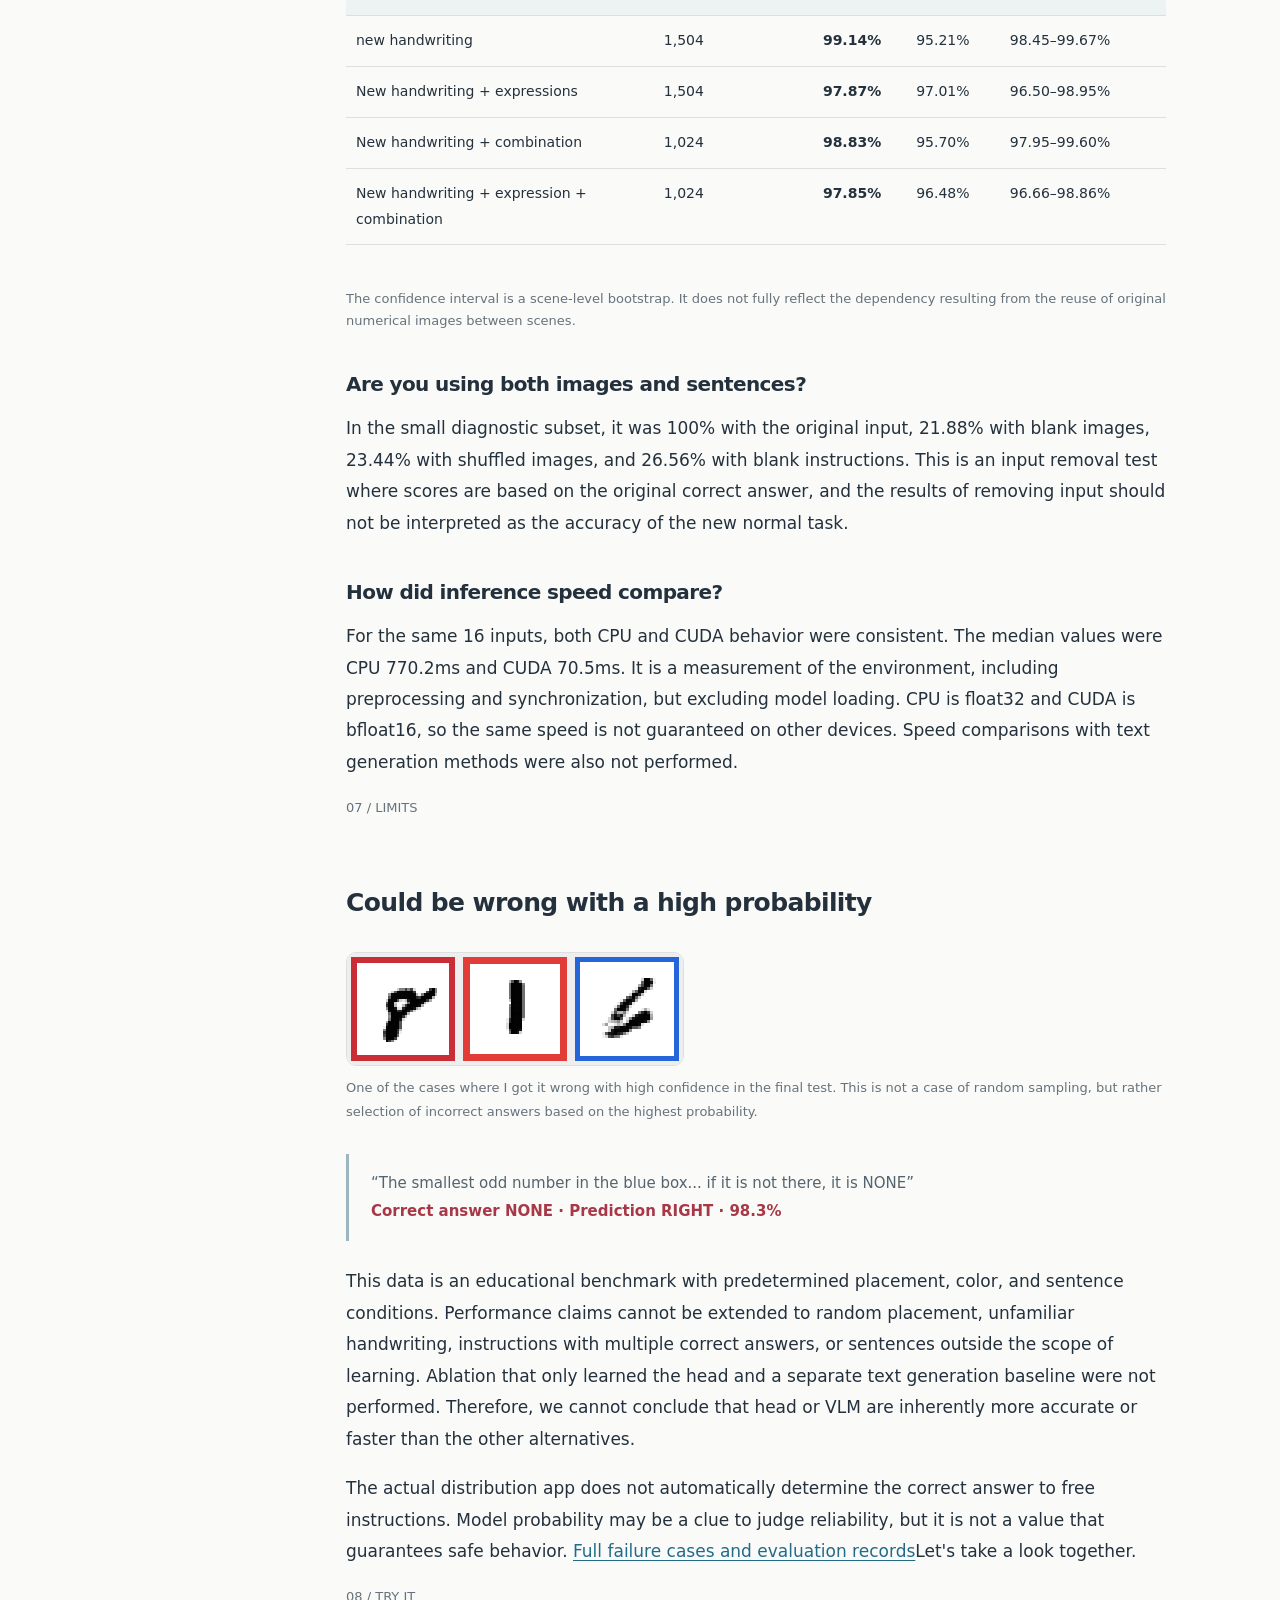
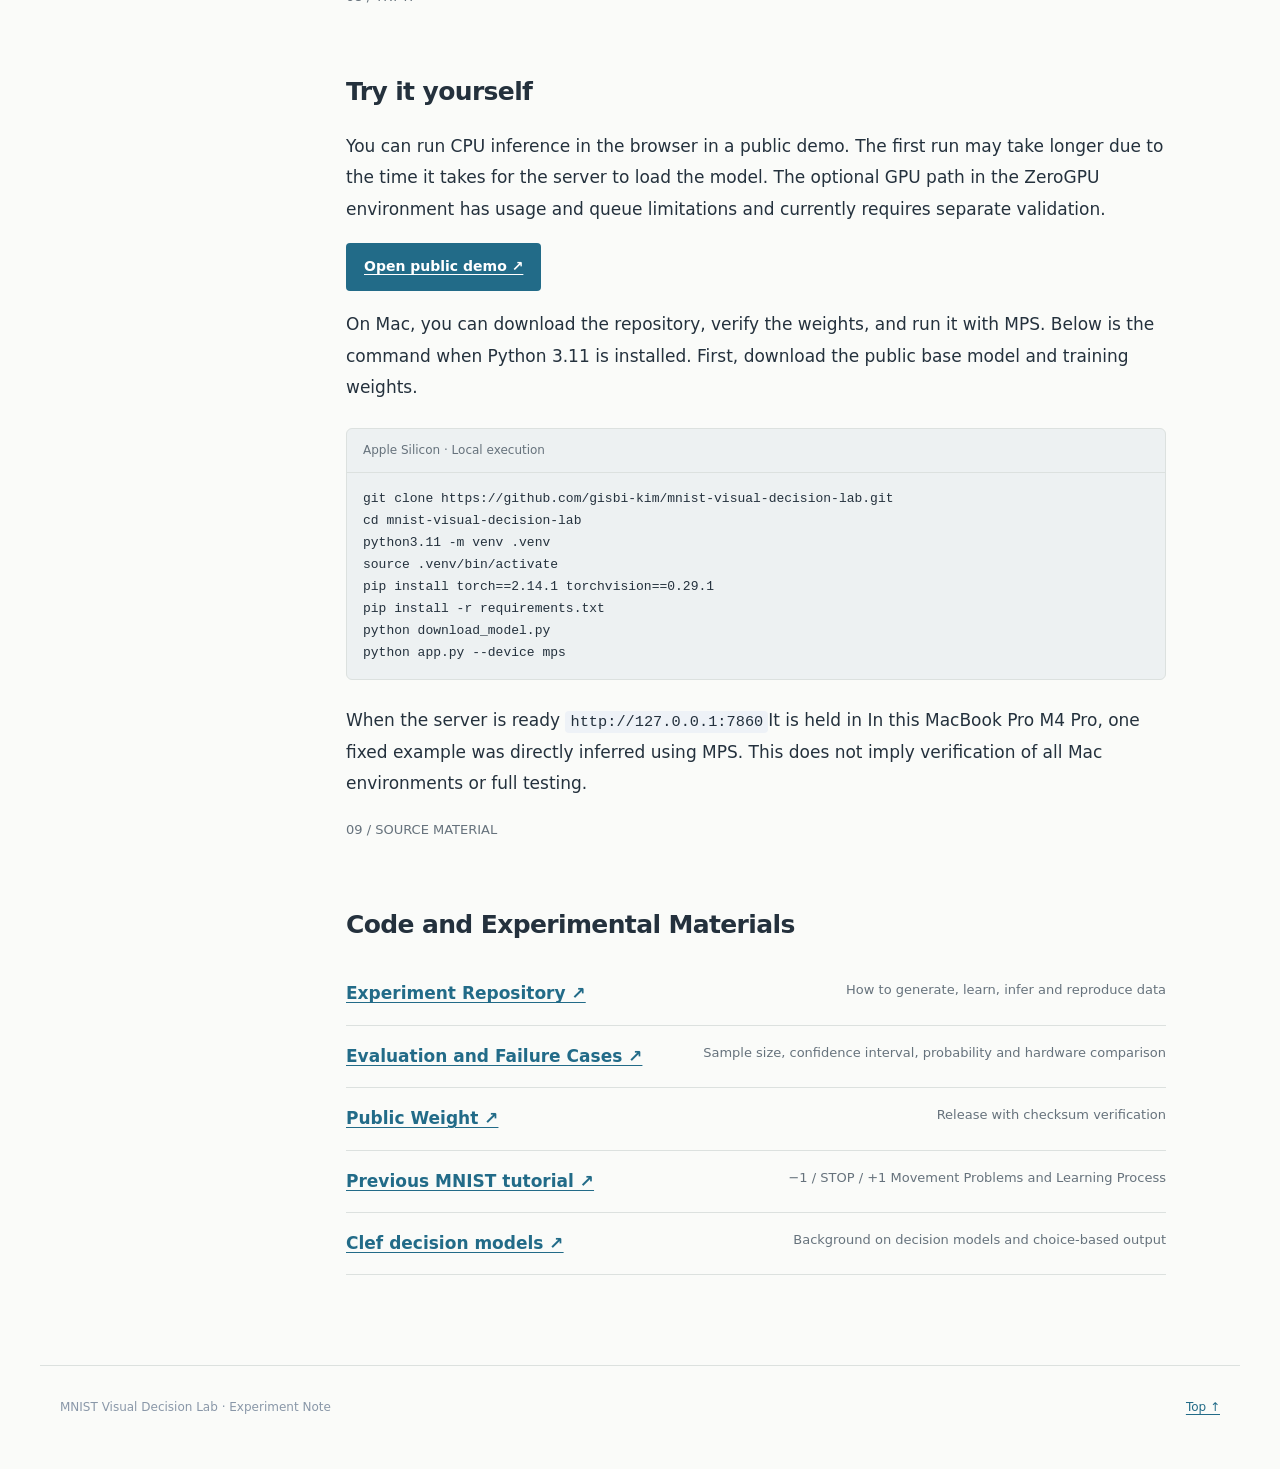
<file: index.en.html>
<!doctype html><html lang="en"><head><meta charset="utf-8"><meta name="viewport" content="width=device-width,initial-scale=1"><meta name="description" content="세 개의 MNIST 숫자와 자연어 지시를 함께 읽는 decision model의 학습과 평가 기록"><title>MNIST decision model that reads images and instructions together</title><link rel="stylesheet" href="style.css"><link rel="stylesheet" href="series-style.css"></head><body><header><a class="brand" href="#top">MNIST experiment notes <span>02</span></a><nav><a href="#problem">problem</a><a href="#training">learning</a><a href="#results">result</a><a href="#sources">material</a></nav><div class="lang-switch" role="group" aria-label="Language"><a href="index.html">한국어</a><a href="index.en.html" aria-current="page">English</a></div></header><main id="top"><div class="layout"><aside><p>Order of this article</p><a href="#problem">01 · Create a problem</a><a href="#example">02 · Same image, different instructions</a><a href="#model">03 · Model structure</a><a href="#data">04 · Separation from data</a><a href="#training">05 · Training process</a><a href="#weights">Weights and Downloads</a><a href="#results">06 · Evaluation results</a><a href="#failures">07 · Failure and limitations</a><a href="#run">08 · Run directly</a><a href="#sources">09 · Materials</a></aside><article><section class="hero"><p class="translation-note">Machine-assisted English translation. Original code, logs, and model inputs are shown as recorded; consult the Korean article if wording is unclear.</p><p class="eyebrow">EXPERIMENT NOTE / 2026. 11. 03</p><h1>An MNIST Decision Model<br><em>for Images and Instructions</em></h1><p class="lead">Three handwritten digits and one instruction: can the model choose a different position when the instruction changes?</p><div class="hero-links"><a class="primary" href="https://huggingface.co/spaces/giseopkim/mnist-visual-decision-lab">Experience the model yourself ↗</a><a href="https://github.com/gisbi-kim/mnist-visual-decision-lab">Experiment code and results ↗</a></div><div class="summary"><div><b>18,048</b><span>training instructions</span></div><div><b>6,000</b><span>training steps</span></div><div><b>97.85%</b><span>New expression + combination test</span></div></div><p class="fine">These figures are from controlled MNIST synthetic scenes. This does not imply general performance for arbitrary images or instructions.</p></section><section id="problem"><p class="section-label">01 / THE QUESTION</p><h2>Reading Digits and Selecting a Position</h2><p>In the <a href="https://gisbi-kim.github.io/jev-mnist-tutorial/">previous MNIST experiment</a>, the model selected −1, STOP, or +1 to reach the target digit in an image. Here, the task changes: given an image of three handwritten digits and a natural-language instruction, the model selects the position that satisfies the instruction.</p><p>The four choices are <code>LEFT</code>, <code>CENTER</code>, <code>RIGHT</code>, and <code>NONE</code>. For example, “Choose the odd number in the red box” requires the model to consider the digit, box color, and parity. If no digit satisfies the condition, the correct choice is <code>NONE</code>.</p><div class="callout"><strong>What are you trying to check?</strong><p>Even if the image is the same, we examine whether behavior changes when the sentence changes and whether judgment is maintained even in combinations of handwriting, expressions, and conditions that were not used for learning. This is not an experiment that learned Jev itself, but an experiment that performed supervised learning by attaching a Clef-type head to a Qwen-base model.</p></div><figure><img src="assets/data-preview.png" alt="Example learning scene consisting of multiple MNIST numbers and colored borders"><figcaption>Example scenes from training data. Each scene has three numbers and a red or blue border.</figcaption></figure></section><section id="example"><p class="section-label">02 / ONE IMAGE, MANY QUESTIONS</p><h2>Same picture, different question</h2><p>The fixed scenes below are red 7, red 4, and blue 3 from the left. Click the button to compare the actual predictions of the saved model. This display is a saved result and is not inferred anew when the button is pressed.</p><div class="interactive"><img src="assets/canonical.png" alt="Left red 7, middle red 4, right blue 3"><div class="choice-buttons" role="group" aria-label="instruction selection"><button data-example="0" class="active" aria-pressed="true">odd number in red box</button><button data-example="1" aria-pressed="false">smallest odd number</button><button data-example="2" aria-pressed="false">even number</button><button data-example="3" aria-pressed="false">Even numbers in the blue box</button></div><div id="example-result" aria-live="polite"></div><div id="probabilities" class="probabilities"></div><p class="fine">The probability is the rounded value of the actual storage result after temperature calibration. Even if a high probability is given to one output, the correct answer is not guaranteed.</p></div><p>In the second and fourth instructions, the model was wrong with a high probability. There is a possibility that the handwriting on the right was not read as 3, but since the internal recognition results were not measured separately, the cause cannot be determined. In this case, tests were not used to retrain or pick checkpoints.</p></section><section id="model"><p class="section-label">03 / MODEL</p><h2>From images and sentences to actions</h2><p>The model receives an image, instructions written by the user, and a description of the four options. Numerical answer labels are used only for data generation and evaluation and are not included in inference input.</p><div class="flow"><div><small>INPUT</small><b>Image + Instructions + Options</b></div><span>→</span><div><small>ENCODER</small><b>Qwen3.5-0.8B + LoRA</b></div><span>→</span><div><small>DECISION HEAD</small><b>Score for each choice → Probability</b></div></div><p>Clef method of expressing Qwen <code>JointSchemaHead</code>When passed to , logit for each selection appears. Find the probability with softmax and choose the largest value as the action. During training, LoRA and head are updated to reduce cross-entropy for correct answer actions. This is not an experiment that replicates Jev's RLCD.</p><div class="code"><span>Example · Concept of input and output</span><pre>Image:       [red 7] [red 4] [blue 3]
Instruction: Choose the odd number in a red box.
Choices:     LEFT / CENTER / RIGHT / NONE
Result:      LEFT (98.2%)</pre></div><p>of output <code>NONE</code>refers to the behavior that there are no numbers that satisfy the condition, and does not indicate general uncertainty in the model or refusal to answer. The reasoning process and choice definitions are <a href="https://github.com/gisbi-kim/mnist-visual-decision-lab/blob/main/engine.py">engine.py</a>Wow <a href="https://github.com/gisbi-kim/mnist-visual-decision-lab/blob/main/schema.py">schema.py</a>You can check it here.</p></section><section id="data"><p class="section-label">04 / DATA DESIGN</p><h2>Without giving the correct answer<br>teaching judgment</h2><p>2,265 scenes and 18,048 instructions were used for training. 6,380 original MNIST images were used here. By connecting multiple instructions to one scene, we included the experience of changing where to select even for the same picture. In fact, 2,197 of the learning scenes have instructions with different correct answer actions.</p><p>Ambiguous multiple correct answers and ties for the maximum and minimum values were excluded. Small changes to color, number enlargement, border, and position were also added. The number was assigned for each possible condition</p><div class="split-grid"><div><b>TRAIN</b><strong>18,048</strong><span>Weight Learning</span></div><div><b>VALIDATION</b><strong>1,128</strong><span>Select model</span></div><div><b>CALIBRATION</b><strong>752</strong><span>temperature calibration</span></div><div><b>TEST</b><strong>5,056</strong><span>final evaluation</span></div></div><p>The original training image ID was divided into train·validation·calibration before scene creation, and the final test consisted of the official MNIST test image. The original numeric images can be reused between test sets. “New expressions” and “new combinations” mean that they have not been seen in this fine-tuning, and the pre-training data of the base model has not been checked.</p><p>In combinatorial generalization, <strong>Red + Even + Maximum</strong>and <strong>Blue + Odd + Minimum</strong>was excluded from learning and evaluated. Each attribute itself was learned in different combinations. In language generalization, two sentence structures each in Korean and English were excluded.</p></section><section id="training"><p class="section-label">05 / TRAINING</p><h2>Checkpoint selected through one-time learning and verification</h2><p>6,000 steps were learned in batch 16 on RTX 4070 Ti SUPER. The training time including validation and checkpoint saving is 69.0 minutes and does not include the initial model download/loading and data encoding time. A BF16-base model was used without 4-bit quantization, and both rank and alpha of LoRA are 16.</p><table><tbody><tr><th>base model</th><td>Qwen3.5-0.8B + new Clef method decision head</td></tr><tr><th>trainable components</th><td>LoRA and decision head</td></tr><tr><th>Batch / accumulation</th><td>16 / 1</td></tr><tr><th>Validation and selection</th><td>200 step interval, fixed validation line 256, step 2,000 selected</td></tr><tr><th>Best GPU Memory</th><td>Allocation 2.77 GiB · Reserved 2.97 GiB</td></tr><tr><th>probability calibration</th><td>Separate calibration line 752 temperature 1.7278</td></tr></tbody></table><h3>On which computer and what parameters were learned?</h3><p>training machine <strong>Windows 11 Education, AMD Ryzen 7 9800X3D, RAM approx. 61.6 GiB, NVIDIA RTX 4070 Ti SUPER 16 GB</strong>It was. This Mac M4 Pro is the computer that performed the inference of the deployed model, and is not the machine that performed the learning. I used Unsloth 2026.10.10 and PyTorch 2.14.1 + CUDA 13.0.</p><p>The existing Qwen weights were fixed. LoRA was added to the language model's attention·mixer·MLP projection and trained with a new decision head. Comparing the saved learning records and the published weight files is as follows.</p><table><thead><tr><th>composition</th><th>number of parameters</th><th>State during training</th></tr></thead><tbody><tr><td>Existing Qwen-base model</td><td>852,985,920</td><td>fixed</td></tr><tr><td>Additional LoRA</td><td>10,822,656</td><td>learning</td></tr><tr><td>new decision head</td><td>27,324,932</td><td>learning</td></tr><tr><td><strong>all</strong></td><td><strong>891,133,508</strong></td><td>Learnable 38,147,588 · <strong>4.28%</strong></td></tr></tbody></table><p class="fine">4.28% is a value with the number of parameters of the model including the existing Qwen + additional LoRA + new head as the denominator. This does not mean that the existing Qwen weighting of 4.28% was directly modified. LoRA alone is about 1.21% of the total and new head is about 3.07%. The figures are <a href="https://github.com/gisbi-kim/mnist-visual-decision-lab/blob/main/results/training-summary.json">learning records</a> and was based on public safetensors.</p><p>The learning rate was LoRA 2×10⁻⁴, head 1×10⁻⁴, and AdamW, cosine scheduler, warmup 60 steps, and weight decay 0.01 were used. After generating the location of the correct answer for each scene, the model score was calculated using images, instructions, and choices, and the cross-entropy of the correct answer behavior was minimized. <a href="https://github.com/gisbi-kim/mnist-visual-decision-lab/blob/main/train.py">learning code</a>Wow <a href="https://github.com/gisbi-kim/mnist-visual-decision-lab/blob/main/prepare_data.py">data generation code</a>You can check it here.</p><p>In the selected step 2,000, 253 of the 256 fixed validation lines were correct. In subsequent steps, there is a section where the same highest accuracy was achieved. As a result of adjusting the temperature from separate calibration data, the NLL was lowered from 0.1806 to 0.1279. Correction scales the probability, and positive temperatures in this setting do not change the ranking of the highest action.</p><div class="callout"><strong>Learning amount and number of data are different</strong><p>6,000 steps × batch 16 is 96,000 sample exposures. This should not be interpreted as 96,000 different examples, as you may see the same training rows again.</p></div></section><section id="weights"><p class="section-label">05-B / MODEL FILES</p><h2>Where did you get the weights from?</h2><p><code>git clone</code>Mainly downloads source code. The actual model is assembled from two separate sources. <code>python download_model.py</code>Receives the specified version and verifies SHA-256 for each file.</p><table><thead><tr><th>composition</th><th>Source and Size</th><th>role</th></tr></thead><tbody><tr><td>Qwen base model</td><td><a href="https://huggingface.co/Qwen/Qwen3.5-0.8B/tree/2fc06364715b967f1860aea9cf38778875588b17">Hugging Face Qwen/Qwen3.5-0.8B ↗</a><br>Fixed revision · Related files approximately 1.77 GB</td><td>Pre-trained image/text backbone</td></tr><tr><td>Learned LoRA + head</td><td><a href="https://github.com/gisbi-kim/mnist-visual-decision-lab/releases/tag/v0.1.0">GitHub Release v0.1.0 ↗</a><br>Zipped download 86.55 MB</td><td>LoRA, head, processor·setting and calibration information</td></tr></tbody></table><p>LoRA in compressed files <code>adapter_model.safetensors</code>is 43.35 MB, head <code>joint_head.safetensors</code>is 54.66 MB. The compressed download size and the decompressed file size are different. The base model revision and file hash are <a href="https://github.com/gisbi-kim/mnist-visual-decision-lab/blob/main/release_manifest.json">release_manifest.json</a>is fixed on.</p><p>On this Mac, the LoRA·head file is in the cloned storage. <code>weights/</code>In the Qwen-base model, the default Hugging Face cache <code>~/.cache/huggingface/hub/</code>It was saved in Afterwards, if the same file is in the cache, it can be reused without downloading. In this first run, we actually downloaded and verified the 82.5 MiB release and the approximately 1.77 GB base model, and the time taken will vary depending on connection speed and cache status.</p></section><section id="results"><p class="section-label">06 / EVALUATION</p><h2>To what extent was it correct?</h2><p>Below is the final test performed with the saved weights. The baseline combines a digit recognition CNN and rules. The baseline also knows the location of fixed slots and a limited template vocabulary, and is configured to parse test sentence meaning. This comparison alone cannot prove the need for free language understanding or VLM.</p><div class="table-wrap"><table><thead><tr><th>test conditions</th><th>number of instructions</th><th>VLM + head</th><th>CNN + rules</th><th>95% confidence interval</th></tr></thead><tbody><tr><td>new handwriting</td><td>1,504</td><td><strong>99.14%</strong></td><td>95.21%</td><td>98.45–99.67%</td></tr><tr><td>New handwriting + expressions</td><td>1,504</td><td><strong>97.87%</strong></td><td>97.01%</td><td>96.50–98.95%</td></tr><tr><td>New handwriting + combination</td><td>1,024</td><td><strong>98.83%</strong></td><td>95.70%</td><td>97.95–99.60%</td></tr><tr><td>New handwriting + expression + combination</td><td>1,024</td><td><strong>97.85%</strong></td><td>96.48%</td><td>96.66–98.86%</td></tr></tbody></table></div><p class="fine">The confidence interval is a scene-level bootstrap. It does not fully reflect the dependency resulting from the reuse of original numerical images between scenes.</p><h3>Are you using both images and sentences?</h3><p>In the small diagnostic subset, it was 100% with the original input, 21.88% with blank images, 23.44% with shuffled images, and 26.56% with blank instructions. This is an input removal test where scores are based on the original correct answer, and the results of removing input should not be interpreted as the accuracy of the new normal task.</p><h3>How did inference speed compare?</h3><p>For the same 16 inputs, both CPU and CUDA behavior were consistent. The median values ​​were CPU 770.2ms and CUDA 70.5ms. It is a measurement of the environment, including preprocessing and synchronization, but excluding model loading. CPU is float32 and CUDA is bfloat16, so the same speed is not guaranteed on other devices. Speed ​​comparisons with text generation methods were also not performed.</p></section><section id="failures"><p class="section-label">07 / LIMITS</p><h2>Could be wrong with a high probability</h2><figure><img src="assets/test_combined-00055.png" alt="test combined 00055 three numbers in failure cases"><figcaption>One of the cases where I got it wrong with high confidence in the final test. This is not a case of random sampling, but rather selection of incorrect answers based on the highest probability.</figcaption></figure><blockquote>“The smallest odd number in the blue box... if it is not there, it is NONE”<br><b>Correct answer NONE · Prediction RIGHT · 98.3%</b></blockquote><p>This data is an educational benchmark with predetermined placement, color, and sentence conditions. Performance claims cannot be extended to random placement, unfamiliar handwriting, instructions with multiple correct answers, or sentences outside the scope of learning. Ablation that only learned the head and a separate text generation baseline were not performed. Therefore, we cannot conclude that head or VLM are inherently more accurate or faster than the other alternatives.</p><p>The actual distribution app does not automatically determine the correct answer to free instructions. Model probability may be a clue to judge reliability, but it is not a value that guarantees safe behavior. <a href="https://github.com/gisbi-kim/mnist-visual-decision-lab/blob/main/RESULTS.md">Full failure cases and evaluation records</a>Let's take a look together.</p></section><section id="run"><p class="section-label">08 / TRY IT</p><h2>Try it yourself</h2><p>You can run CPU inference in the browser in a public demo. The first run may take longer due to the time it takes for the server to load the model. The optional GPU path in the ZeroGPU environment has usage and queue limitations and currently requires separate validation.</p><p><a class="primary" href="https://huggingface.co/spaces/giseopkim/mnist-visual-decision-lab">Open public demo ↗</a></p><p>On Mac, you can download the repository, verify the weights, and run it with MPS. Below is the command when Python 3.11 is installed. First, download the public base model and training weights.</p><div class="code"><span>Apple Silicon · Local execution</span><pre>git clone https://github.com/gisbi-kim/mnist-visual-decision-lab.git
cd mnist-visual-decision-lab
python3.11 -m venv .venv
source .venv/bin/activate
pip install torch==2.14.1 torchvision==0.29.1
pip install -r requirements.txt
python download_model.py
python app.py --device mps</pre></div><p>When the server is ready <code>http://127.0.0.1:7860</code>It is held in In this MacBook Pro M4 Pro, one fixed example was directly inferred using MPS. This does not imply verification of all Mac environments or full testing.</p></section><section id="sources"><p class="section-label">09 / SOURCE MATERIAL</p><h2>Code and Experimental Materials</h2><ul class="sources"><li><a href="https://github.com/gisbi-kim/mnist-visual-decision-lab">Experiment Repository ↗</a><span>How to generate, learn, infer and reproduce data</span></li><li><a href="https://github.com/gisbi-kim/mnist-visual-decision-lab/blob/main/RESULTS.md">Evaluation and Failure Cases ↗</a><span>Sample size, confidence interval, probability and hardware comparison</span></li><li><a href="https://github.com/gisbi-kim/mnist-visual-decision-lab/releases/tag/v0.1.0">Public Weight ↗</a><span>Release with checksum verification</span></li><li><a href="https://gisbi-kim.github.io/jev-mnist-tutorial/">Previous MNIST tutorial ↗</a><span>−1 / STOP / +1 Movement Problems and Learning Process</span></li><li><a href="https://blog.cloudflare.com/clef-decision-models/">Clef decision models ↗</a><span>Background on decision models and choice-based output</span></li></ul></section></article></div></main><footer><span>MNIST Visual Decision Lab · Experiment Note</span><a href="#top">Top ↑</a></footer><script src="app.en.js"></script></body></html>
</file>
<file: style.css>
:root{--ink:#17263c;--muted:#647286;--line:#dce4ed;--blue:#285bc7;--pale:#f0f5ff;--paper:#fff;--bg:#f7f9fc}*{box-sizing:border-box}html{scroll-behavior:smooth}body{margin:0;background:var(--bg);color:var(--ink);font-family:-apple-system,BlinkMacSystemFont,'Apple SD Gothic Neo','Noto Sans KR',sans-serif;font-size:16px;line-height:1.85;word-break:keep-all}a{color:#2758ba;text-decoration:none}a:hover{text-decoration:underline}header{height:68px;display:flex;justify-content:space-between;align-items:center;padding:0 max(24px,calc((100vw - 1160px)/2));background:#fff;border-bottom:1px solid var(--line);position:sticky;top:0;z-index:5}header .brand{color:var(--ink);font-weight:800;letter-spacing:-.04em}.brand span{font-size:11px;color:#5278c7;border:1px solid #cad7ee;border-radius:20px;padding:3px 7px;margin-left:5px}header nav{display:flex;gap:25px;font-size:13px;font-weight:700}header nav a{color:#50617a}.hero{max-width:1100px;margin:0 auto;padding:82px 20px 65px}.eyebrow,.section-label{font-size:11px;letter-spacing:.15em;font-weight:800;color:#426fc6}.hero h1{font-size:clamp(34px,5vw,57px);letter-spacing:-.055em;line-height:1.26;margin:18px 0 24px}.hero h1 em{font-style:normal;color:#2c5ec5}.lead{font-size:19px;color:#53657a;max-width:700px}.hero-links{display:flex;gap:20px;align-items:center;flex-wrap:wrap;margin:28px 0 42px;font-weight:700}.primary{display:inline-block;background:#285bc7;color:#fff;border-radius:9px;padding:11px 18px;font-size:14px;font-weight:700}.primary:hover{background:#194ba9;text-decoration:none}.summary{display:grid;grid-template-columns:repeat(3,1fr);border-top:1px solid var(--line);border-bottom:1px solid var(--line);max-width:760px}.summary div{padding:22px 12px 20px 0}.summary b{display:block;font-size:28px;line-height:1.2;letter-spacing:-.04em}.summary span{font-size:13px;color:var(--muted)}.fine{font-size:13px;color:var(--muted);line-height:1.65}.layout{max-width:1100px;margin:auto;display:grid;grid-template-columns:190px minmax(0,760px);gap:75px;padding:0 20px}aside{position:sticky;top:100px;align-self:start;border-left:1px solid var(--line);padding-left:18px}aside p{font-size:12px;font-weight:800;color:#91a0b1;margin:0 0 14px}aside a{display:block;font-size:13px;color:#647286;padding:5px 0}article section{padding:0 0 75px;scroll-margin-top:95px}h2{font-size:clamp(26px,3vw,36px);line-height:1.35;letter-spacing:-.045em;margin:7px 0 24px}h3{font-size:21px;letter-spacing:-.03em;margin:34px 0 10px}p{margin:0 0 18px}strong{font-weight:750}code{background:#eef2f7;border-radius:4px;padding:2px 5px;font-size:.9em}figure{margin:30px 0}figure img{display:block;max-width:100%;height:auto;border-radius:10px;border:1px solid var(--line);background:white}figcaption{font-size:13px;color:var(--muted);margin-top:10px}.callout{background:#eff5ff;border-left:3px solid #4c79d4;padding:20px 24px;margin:28px 0;border-radius:0 10px 10px 0}.callout p{margin:5px 0 0}.interactive{background:white;border:1px solid var(--line);border-radius:16px;padding:25px;margin:25px 0;box-shadow:0 10px 35px #1a315608}.interactive img{display:block;width:100%;max-width:672px;margin:auto;image-rendering:pixelated}.choice-buttons{display:flex;gap:8px;flex-wrap:wrap;margin:20px 0}.choice-buttons button{font:inherit;font-size:13px;border:1px solid #cbd8eb;color:#405671;border-radius:8px;background:white;padding:8px 11px;cursor:pointer}.choice-buttons button.active{background:#255bc7;border-color:#255bc7;color:white}.example-line{display:flex;justify-content:space-between;gap:10px;align-items:center;flex-wrap:wrap;margin:12px 0;font-size:14px}.example-line b{font-size:18px}.correct{color:#127047}.wrong{color:#b43342}.probabilities{display:grid;grid-template-columns:repeat(4,1fr);gap:7px;margin-bottom:14px}.probabilities div{background:#f1f5fb;padding:12px 8px;text-align:center;border-radius:8px;font-size:12px}.probabilities strong{display:block;font-size:18px}.probabilities .winner{background:#285bc7;color:white}.flow{display:flex;align-items:stretch;gap:8px;margin:28px 0}.flow div{background:white;border:1px solid var(--line);border-radius:10px;padding:16px;flex:1}.flow small{display:block;color:#6d87b3;font-size:10px;letter-spacing:.1em;font-weight:800}.flow b{font-size:14px}.flow>span{align-self:center;color:#8aa3c3}.code{background:#17263c;color:#e8f0fd;border-radius:10px;margin:25px 0;overflow:auto}.code span{display:block;color:#aac0dd;font-size:12px;border-bottom:1px solid #34465f;padding:10px 16px}.code pre{padding:15px 16px;margin:0;font-size:13px;line-height:1.7;white-space:pre;word-break:normal}.split-grid{display:grid;grid-template-columns:repeat(4,1fr);gap:8px;margin:28px 0}.split-grid div{background:white;border:1px solid var(--line);border-radius:10px;padding:15px}.split-grid b,.split-grid span,.split-grid strong{display:block}.split-grid b{font-size:10px;letter-spacing:.08em;color:#6c83a9}.split-grid strong{font-size:22px}.split-grid span{font-size:12px;color:var(--muted)}table{width:100%;border-collapse:collapse;margin:25px 0;font-size:14px}th,td{text-align:left;border-bottom:1px solid var(--line);padding:12px 10px;vertical-align:top}thead th{font-size:12px;color:#718096;background:#f0f4f9}tbody th{width:30%;color:#53657a}.table-wrap{overflow-x:auto}.table-wrap table{min-width:620px}blockquote{margin:25px 0;padding:16px 22px;border-left:3px solid #db8390;background:#fff5f5;font-size:15px}blockquote b{color:#a83847}.sources{list-style:none;margin:0;padding:0}.sources li{padding:15px 0;border-bottom:1px solid var(--line);display:flex;justify-content:space-between;gap:15px}.sources a{font-weight:700}.sources span{font-size:13px;color:var(--muted)}footer{border-top:1px solid var(--line);max-width:1100px;margin:0 auto;padding:30px 20px 50px;display:flex;justify-content:space-between;color:#8997a8;font-size:12px}@media(max-width:760px){header{padding:0 18px}header nav{gap:12px}header nav a:nth-child(2),header nav a:nth-child(4){display:none}.hero{padding:55px 18px 45px}.hero h1{font-size:34px}.lead{font-size:17px}.layout{display:block;padding:0 18px}aside{position:static;display:flex;flex-wrap:wrap;gap:5px 12px;border:0;border-bottom:1px solid var(--line);padding:0 0 20px;margin-bottom:45px}aside p{width:100%;margin-bottom:3px}aside a{padding:1px 0;font-size:12px}.flow{flex-direction:column}.flow>span{transform:rotate(90deg)}.split-grid{grid-template-columns:repeat(2,1fr)}.summary b{font-size:22px}.sources li{display:block}.sources span{display:block}article section{padding-bottom:58px}}
</file>
<file: series-style.css>
/* Shared reading controls */
.lang-switch{margin-left:auto;display:inline-flex;gap:2px;white-space:nowrap;font:13px/1.4 system-ui,sans-serif;align-items:center}.lang-switch a{color:#66727c;text-decoration:none;padding:7px 10px;border-bottom:2px solid transparent}.lang-switch a[aria-current=page]{color:#226b88;border-color:#226b88;font-weight:700}.translation-note{font:13px/1.6 system-ui,sans-serif;color:#66727c;border-left:2px solid #9cb6bf;padding-left:12px;margin:20px 0}.lang-switch a:hover{text-decoration:underline}
:root{--ink:#24313d;--muted:#66727c;--line:#dce1df;--blue:#226b88;--pale:#edf2f2;--paper:#fff;--bg:#fafbf9}body{background:#fafbf9;color:#24313d;font:17px/1.85 system-ui,-apple-system,"Malgun Gothic",sans-serif;overflow-wrap:anywhere}a{color:#226b88;text-decoration:underline;text-underline-offset:3px}header{height:auto;min-height:0;position:static;background:transparent;border-bottom:1px solid #dce1df;padding:20px 5vw;justify-content:initial;gap:24px;font-size:13px}header .brand{font-weight:600}header nav{font-size:13px;font-weight:400;gap:18px}header nav a{color:#66727c}.hero{max-width:1200px;padding:50px 28px 0;margin:0 auto}.hero>*{margin-left:278px;max-width:820px}.hero h1{font-size:34px;line-height:1.45;letter-spacing:-.045em;margin-top:0;margin-bottom:28px}.hero h1 em{color:inherit}.lead{font-size:17px;color:#24313d}.eyebrow,.section-label{font-size:13px;letter-spacing:0;color:#66727c;font-weight:400}.hero-links{margin-top:24px;margin-bottom:24px}.primary{background:#226b88;border-radius:4px}.summary{max-width:820px}.layout{max-width:1200px;margin:48px auto 90px;grid-template-columns:230px minmax(0,820px);gap:48px;padding:0 28px}aside{top:24px;border:0;padding:0}aside p{font-size:13px;color:#24313d}aside a{font-size:13px;color:#66727c;padding:4px 0;text-decoration:none}article section{padding-bottom:0}h2{font-size:25px;line-height:1.5;letter-spacing:-.025em;margin:64px 0 20px}h3{font-size:20px;margin-top:35px}.callout,.interactive,.flow div,.split-grid div{border-radius:4px;box-shadow:none;background:#f2f6f6}.callout{border-color:#9cb6bf}.choice-buttons button.active,.probabilities .winner{background:#226b88}.code{background:#edf1f2;color:#24313d;border:1px solid #dce1df;border-radius:6px}.code span{color:#66727c;border-color:#dce1df}.code pre{font-size:13px}thead th{background:#edf2f2}blockquote{background:transparent;border-color:#9cb6bf;color:#55636d}footer{max-width:1200px}header .lang-switch{margin-left:auto}@media(max-width:950px){.hero>*{margin-left:0}.layout{display:block;max-width:830px}aside{position:static;display:block;border-bottom:1px solid #dce1df;margin:0 0 35px;padding:0 0 16px}aside a{display:inline-block;margin-right:16px}.hero{max-width:830px}}@media(max-width:560px){body{font-size:16px}.hero{padding:28px 18px 0}.hero h1{font-size:28px}.layout{padding:0 18px}h2{font-size:23px;margin-top:48px}header nav{display:none}}
article .hero{max-width:none;margin:0;padding:0}article .hero>*{margin-left:0}article .hero h1{margin:18px 0 28px}article .hero-links{margin:24px 0}article .summary{margin:24px 0}article .fine{margin:18px 0}.layout{margin-top:50px}@media(max-width:560px){article .hero{padding:0}}
</file>
